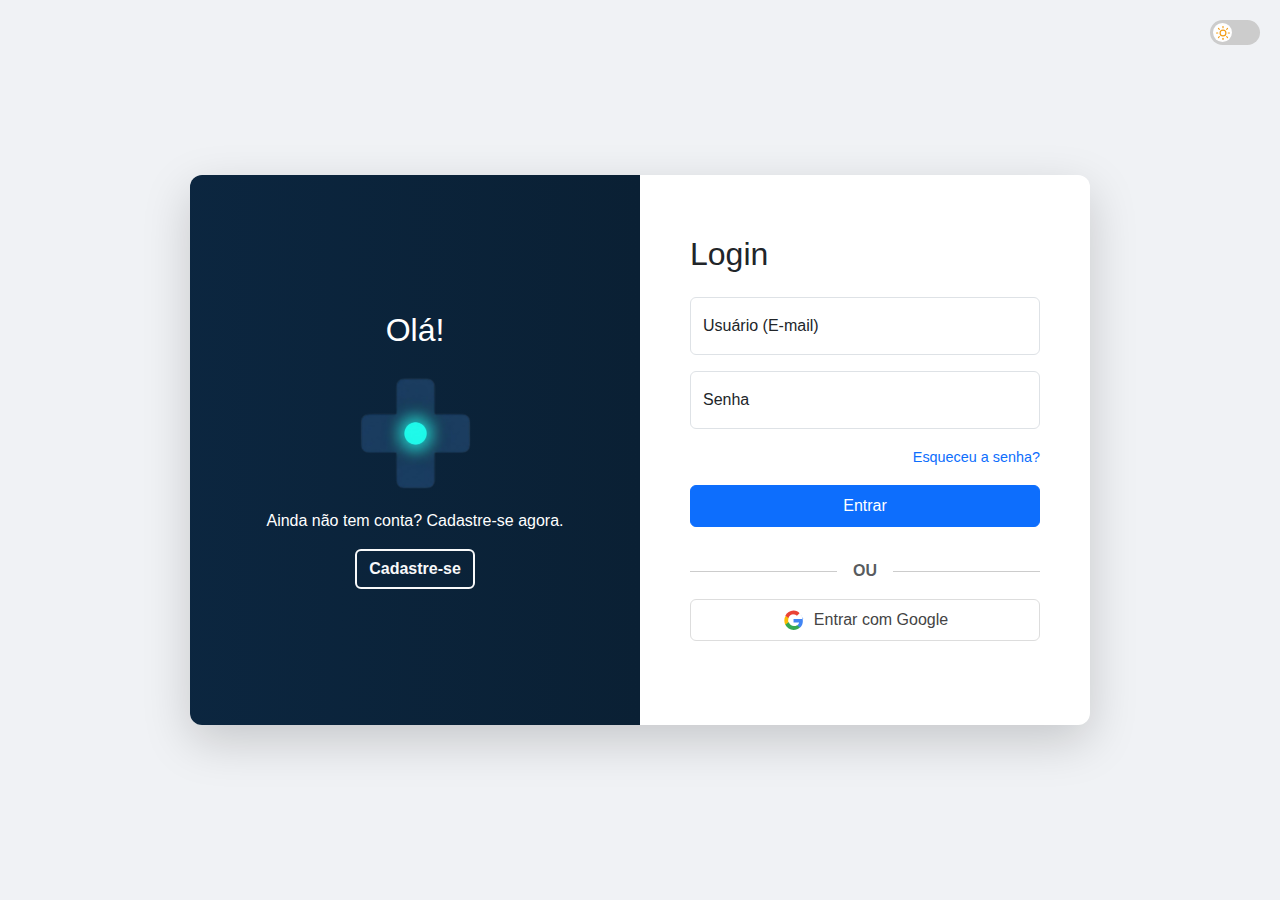
<file: pharma-login/index.html>
<!DOCTYPE html>
<html lang="pt-br">
<head>
    <meta charset="UTF-8">
    <meta name="viewport" content="width=device-width, initial-scale=1.0">
    <title>PharmaKore - Login</title>
    
    <link href="https://cdn.jsdelivr.net/npm/bootstrap@5.3.3/dist/css/bootstrap.min.css" rel="stylesheet">
    
    <link rel="stylesheet" href="style.css">

    <link rel="stylesheet" href="dark-mode.css">

</head>
<body>

    <div class="theme-switcher">
        <input type="checkbox" id="darkModeToggle">
        <label for="darkModeToggle" class="slider"></label>
    </div>

    <div class="login-container shadow-lg" id="container">

        <div class="form-panel register-panel">
            <form action="#">
                <h2 class="mb-4">Criar Conta</h2>
                <div class="form-floating mb-3">
                    <input type="text" class="form-control" id="regName" placeholder="Nome Completo">
                    <label for="regName">Nome Completo</label>
                </div>
                <div class="form-floating mb-3">
                    <input type="email" class="form-control" id="regEmail" placeholder="seu@email.com">
                    <label for="regEmail">E-mail</label>
                </div>
                <div class="form-floating mb-3">
                    <input type="password" class="form-control" id="regPassword" placeholder="Senha">
                    <label for="regPassword">Senha</label>
                </div>
                <button type="submit" class="btn btn-primary w-100 py-2 mt-2">Cadastrar</button>
            </form>
        </div>

        <div class="form-panel login-panel">
            <form action="#">
                <h2 class="mb-4">Login</h2>
                <div class="form-floating mb-3">
                    <input type="email" class="form-control" id="floatingInput" placeholder="seu@email.com">
                    <label for="floatingInput">Usuário (E-mail)</label>
                </div>
                <div class="form-floating mb-3">
                    <input type="password" class="form-control" id="floatingPassword" placeholder="Senha">
                    <label for="floatingPassword">Senha</label>
                </div>
                <div class="text-end mb-3">
                    <a href="#" class="forgot-password-link">Esqueceu a senha?</a>
                </div>
                <button type="submit" class="btn btn-primary w-100 py-2 mb-3">Entrar</button>
                
                <div class="divider d-flex align-items-center my-3">
                    <p class="text-center fw-bold mx-3 mb-0 text-muted">OU</p>
                </div>
                
                <a class="btn btn-google w-100 py-2" href="#" role="button">
                    <svg xmlns="http://www.w3.org/2000/svg" width="24" height="24" viewBox="0 0 24 24" class="me-2"><path fill="#4285F4" d="M21.35 11.1h-9.8v3.4h5.6c-.2 1.1-.9 2.1-1.9 2.8v2.3h2.9c1.7-1.6 2.7-3.9 2.7-6.5s-1-4.9-2.5-6.5z"/><path fill="#34A853" d="M11.55 21.9c2.6 0 4.8-.9 6.4-2.4l-2.9-2.3c-.8.6-1.9.9-3.1.9-2.4 0-4.4-1.6-5.1-3.8H3.3v2.4c1.6 3.1 4.7 5.2 8.25 5.2z"/><path fill="#FBBC05" d="M6.45 14.3c-.2-.6-.3-1.2-.3-1.8s.1-1.2.3-1.8V8.3H3.3c-.6 1.2-1 2.6-1 4.2s.4 3 1 4.2l3.15-2.4z"/><path fill="#EA4335" d="M11.55 6.4c1.4 0 2.5.5 3.4 1.4l2.6-2.6C16.3 3.6 14.1 2.5 11.55 2.5c-3.55 0-6.65 2.1-8.25 5.2l3.15 2.4c.7-2.2 2.7-3.8 5.1-3.8z"/></svg>
                    Entrar com Google
                </a>
            </form>
        </div>

        <div class="overlay-container">
            <div class="overlay">
                <div class="overlay-panel overlay-left">
                    <h2 class="text-white">Bem-vindo de Volta!</h2>
                    <img src="images/logop.png" alt="Logo PharmaKore" class="logo my-3">
                    <p>Já possui uma conta? Faça o login.</p>
                    <button class="btn btn-outline-light btn-register" id="signIn">Entrar</button>
                </div>
                <div class="overlay-panel overlay-right">
                    <h2 class="text-white">Olá!</h2>
                    <img src="images/logop.png" alt="Logo PharmaKore" class="logo my-3">
                    <p>Ainda não tem conta? Cadastre-se agora.</p>
                    <button class="btn btn-outline-light btn-register" id="signUp">Cadastre-se</button>
                </div>
            </div>
        </div>
        
    </div> <script src="https://cdn.jsdelivr.net/npm/bootstrap@5.3.3/dist/js/bootstrap.bundle.min.js"></script>
    <script src="script.js"></script>
</body>
</html>
</file>
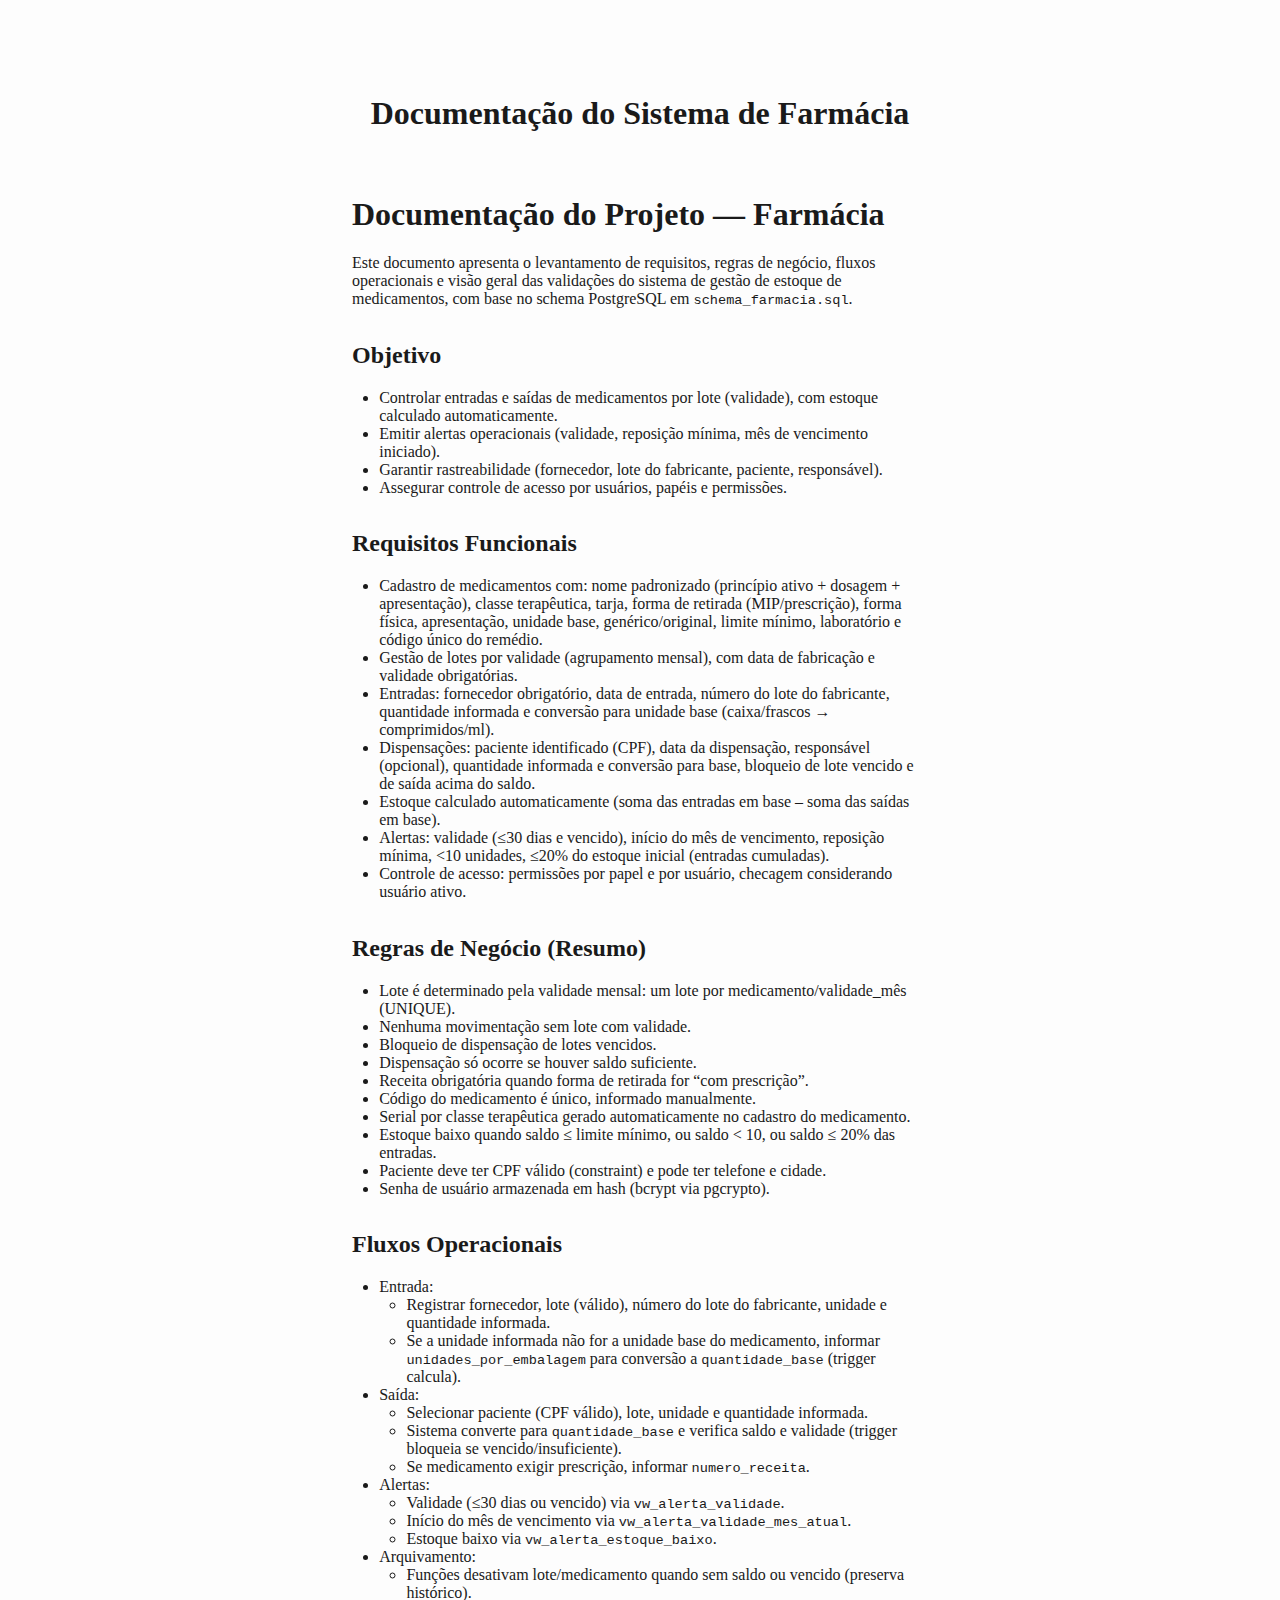
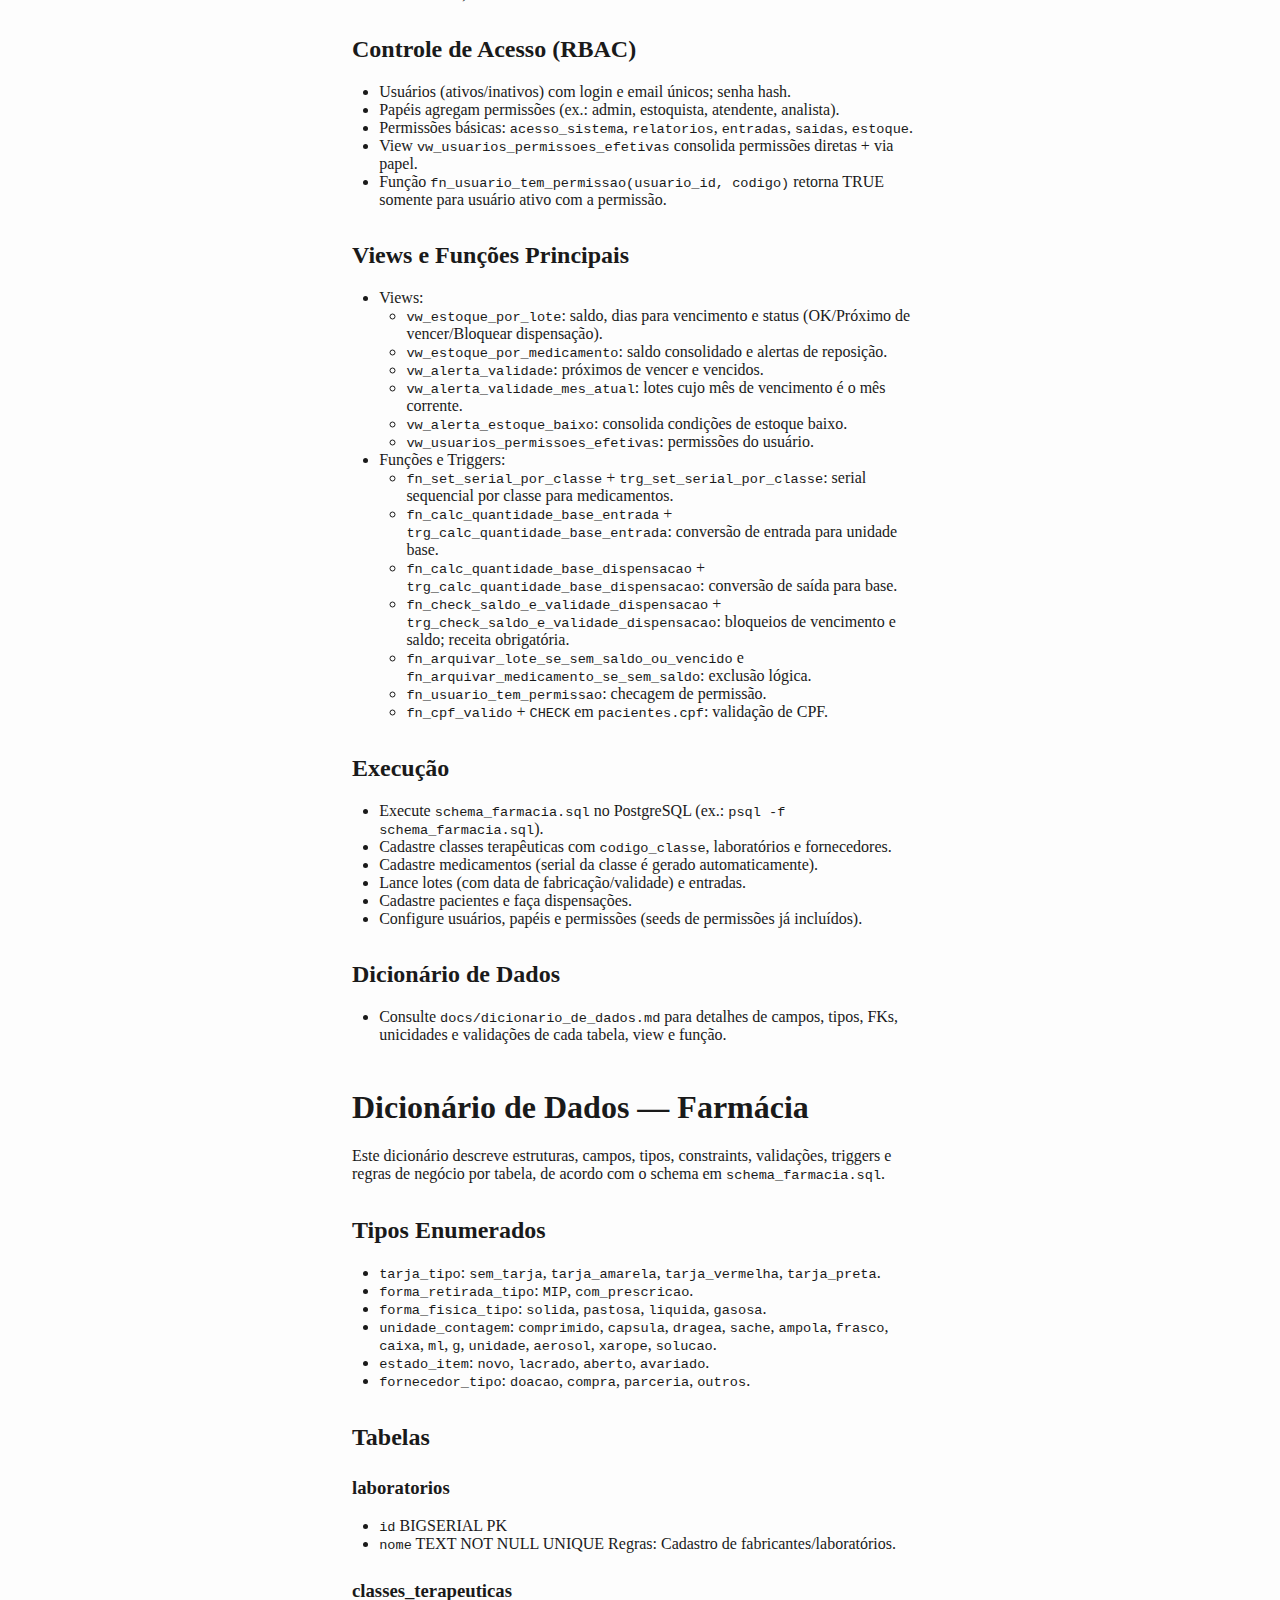
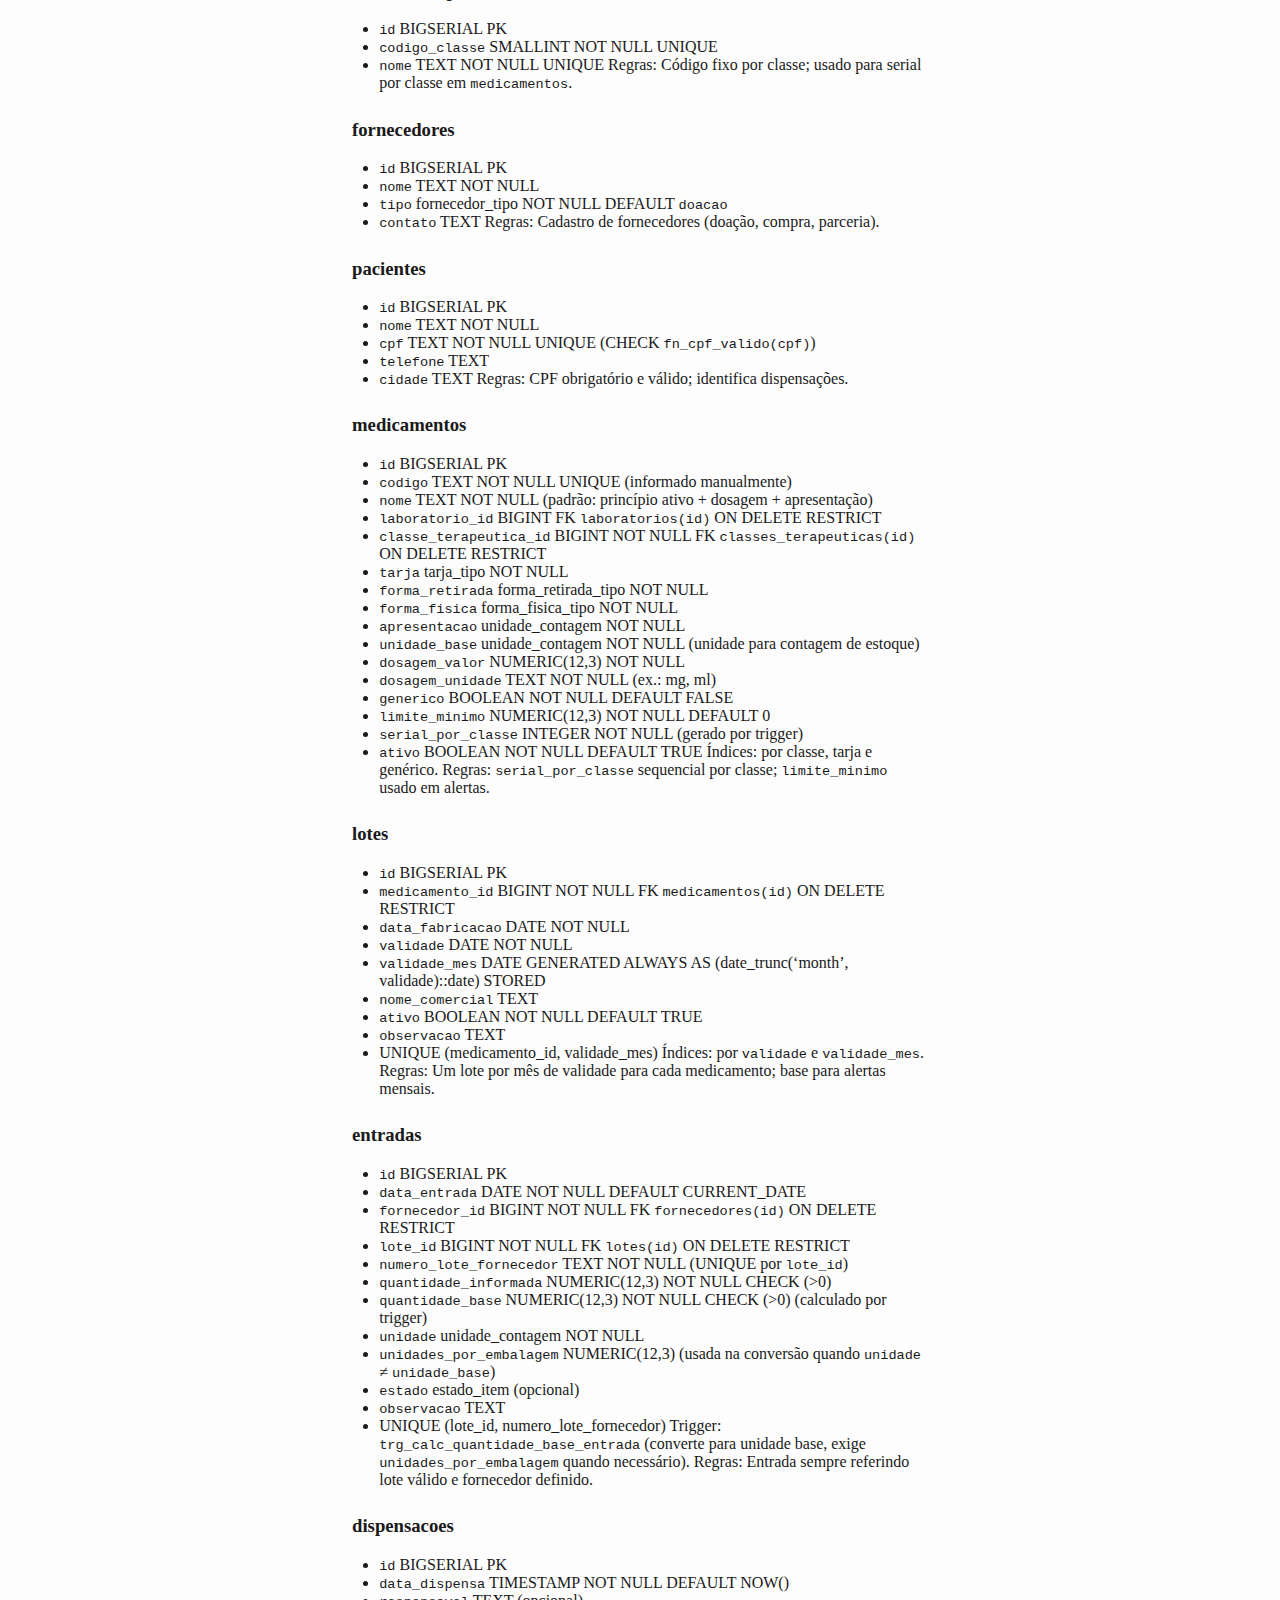
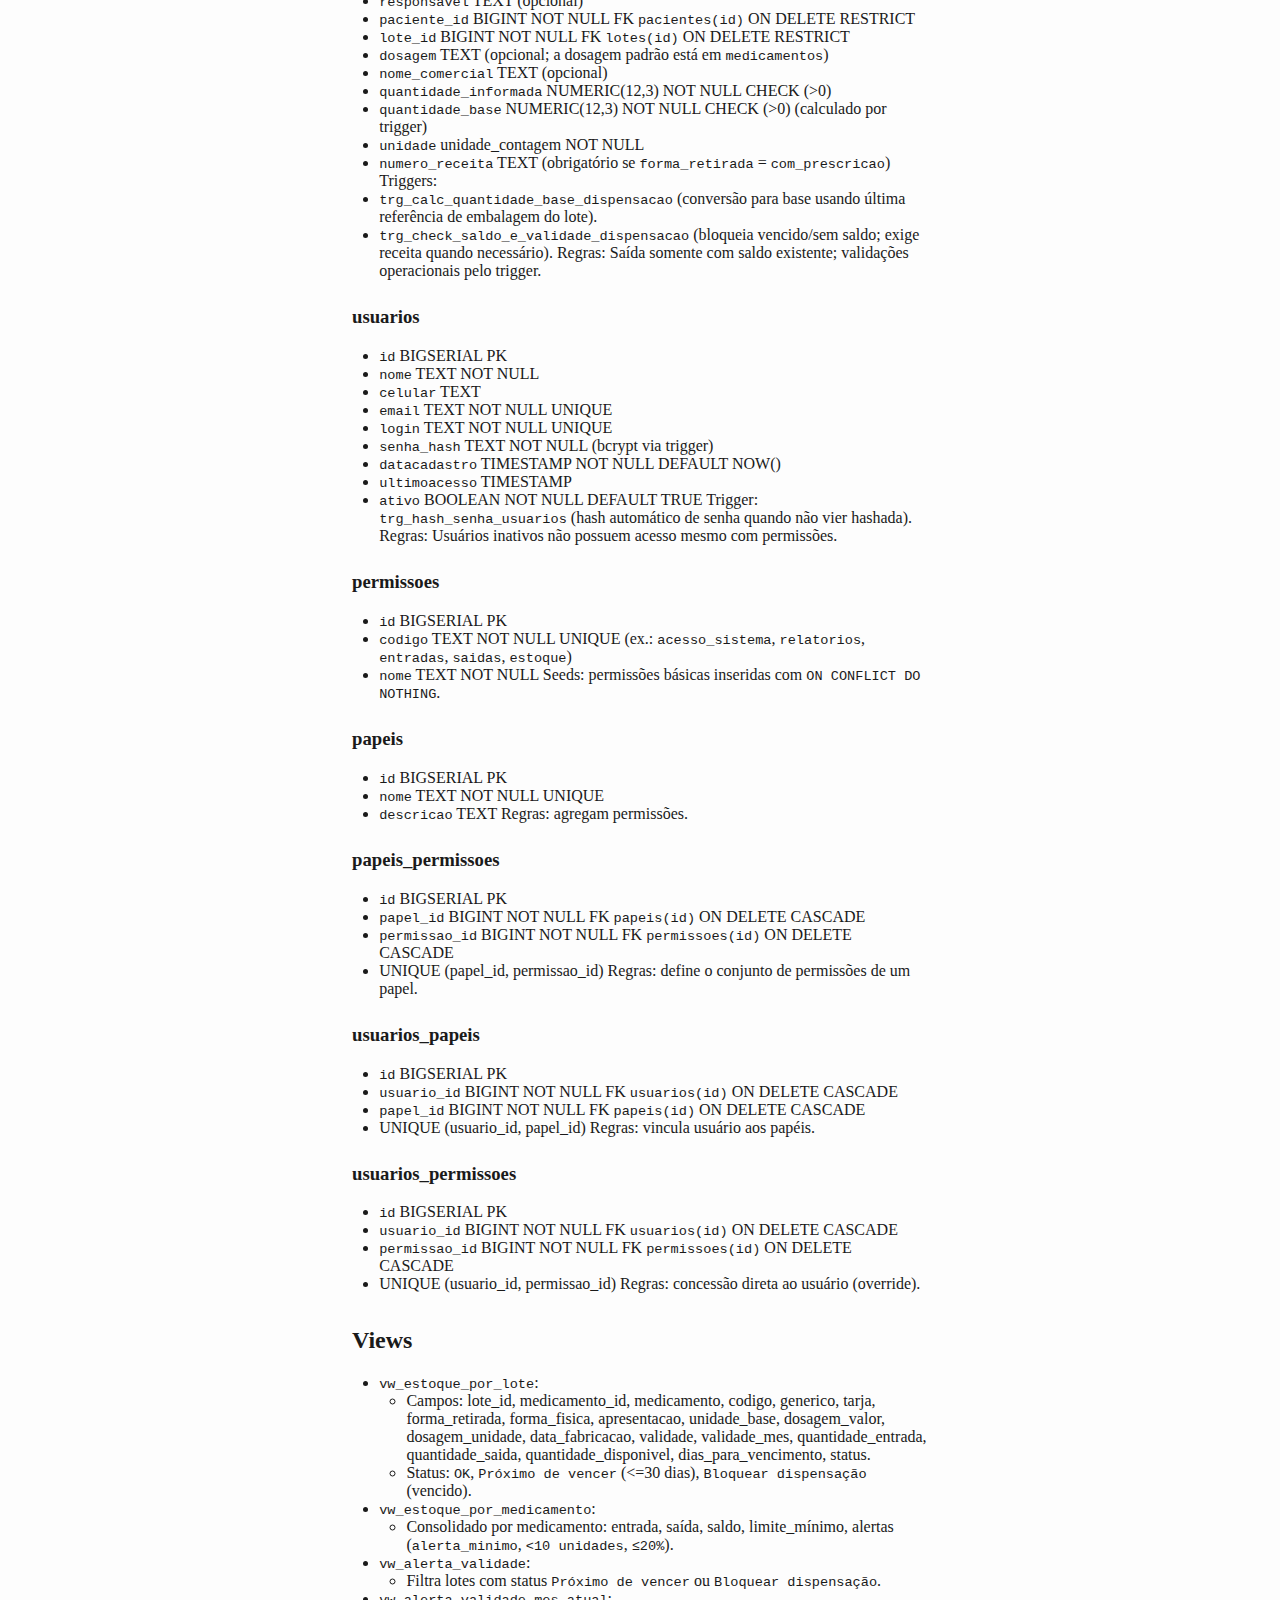
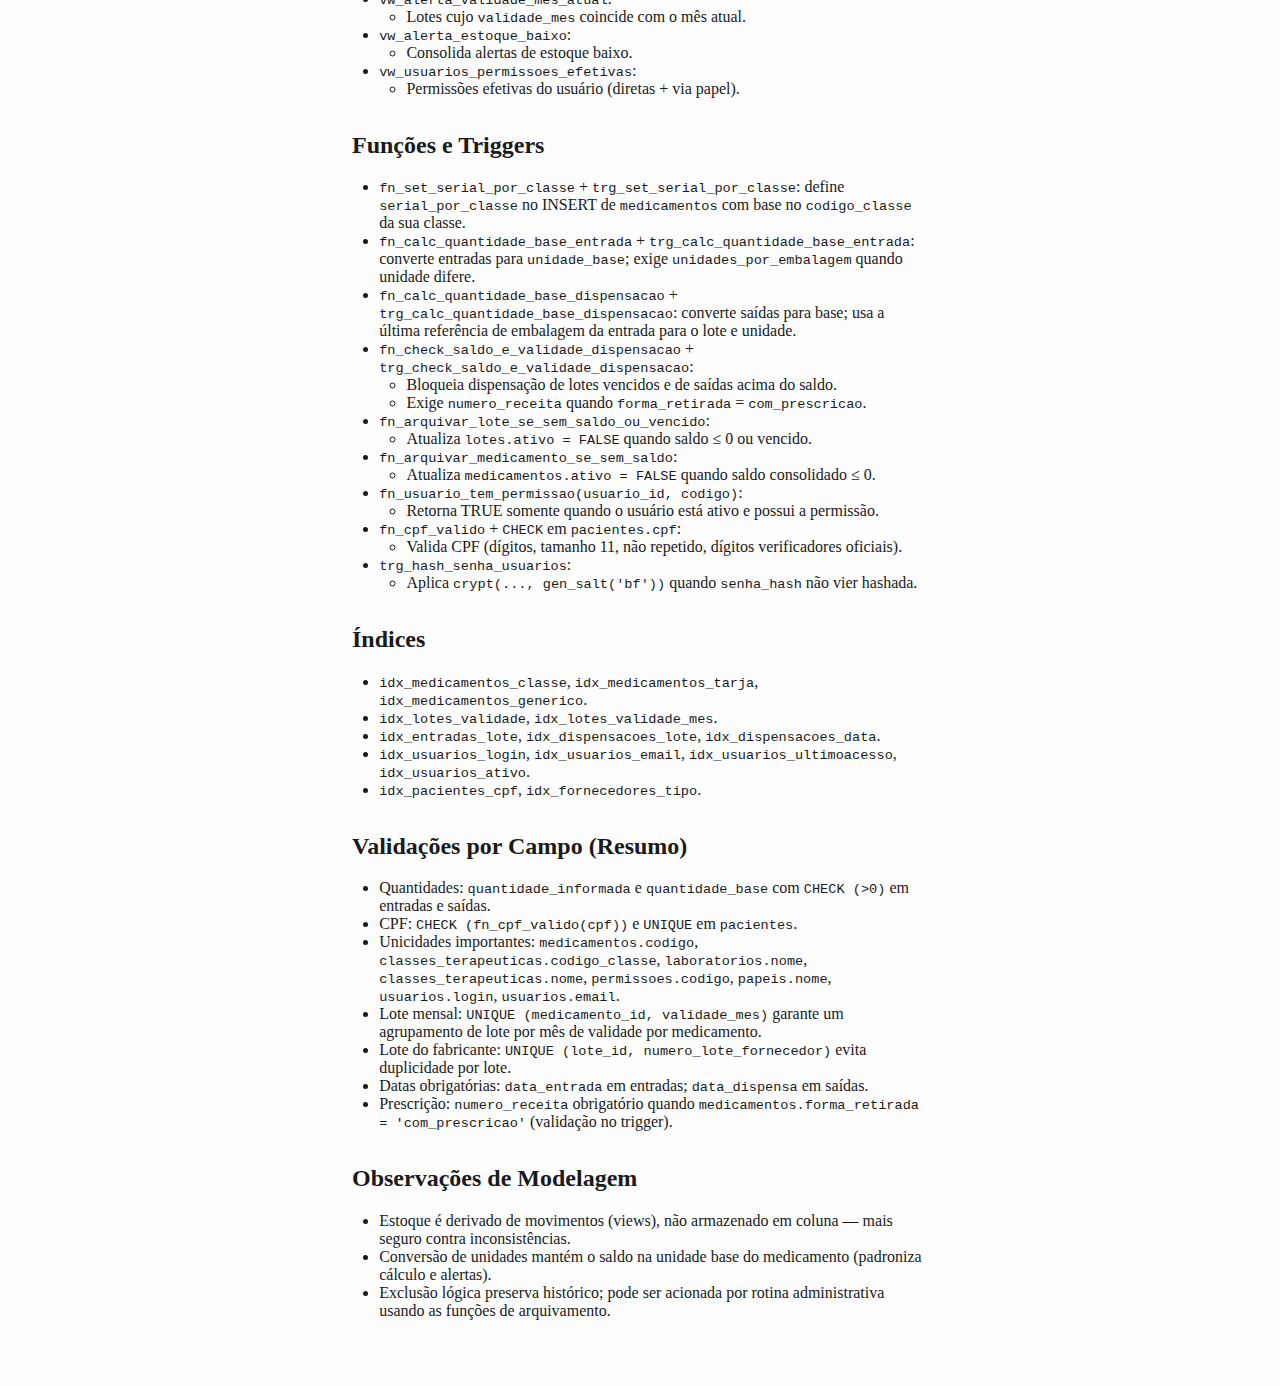
<file: docs/documentacao.html>
<!DOCTYPE html>
<html xmlns="http://www.w3.org/1999/xhtml" lang="" xml:lang="">
<head>
  <meta charset="utf-8" />
  <meta name="generator" content="pandoc" />
  <meta name="viewport" content="width=device-width, initial-scale=1.0, user-scalable=yes" />
  <title>Documentação do Sistema de Farmácia</title>
  <style>
    html {
      color: #1a1a1a;
      background-color: #fdfdfd;
    }
    body {
      margin: 0 auto;
      max-width: 36em;
      padding-left: 50px;
      padding-right: 50px;
      padding-top: 50px;
      padding-bottom: 50px;
      hyphens: auto;
      overflow-wrap: break-word;
      text-rendering: optimizeLegibility;
      font-kerning: normal;
    }
    @media (max-width: 600px) {
      body {
        font-size: 0.9em;
        padding: 12px;
      }
      h1 {
        font-size: 1.8em;
      }
    }
    @media print {
      html {
        background-color: white;
      }
      body {
        background-color: transparent;
        color: black;
        font-size: 12pt;
      }
      p, h2, h3 {
        orphans: 3;
        widows: 3;
      }
      h2, h3, h4 {
        page-break-after: avoid;
      }
    }
    p {
      margin: 1em 0;
    }
    a {
      color: #1a1a1a;
    }
    a:visited {
      color: #1a1a1a;
    }
    img {
      max-width: 100%;
    }
    svg {
      height: auto;
      max-width: 100%;
    }
    h1, h2, h3, h4, h5, h6 {
      margin-top: 1.4em;
    }
    h5, h6 {
      font-size: 1em;
      font-style: italic;
    }
    h6 {
      font-weight: normal;
    }
    ol, ul {
      padding-left: 1.7em;
      margin-top: 1em;
    }
    li > ol, li > ul {
      margin-top: 0;
    }
    blockquote {
      margin: 1em 0 1em 1.7em;
      padding-left: 1em;
      border-left: 2px solid #e6e6e6;
      color: #606060;
    }
    code {
      font-family: Menlo, Monaco, Consolas, 'Lucida Console', monospace;
      font-size: 85%;
      margin: 0;
      hyphens: manual;
    }
    pre {
      margin: 1em 0;
      overflow: auto;
    }
    pre code {
      padding: 0;
      overflow: visible;
      overflow-wrap: normal;
    }
    .sourceCode {
     background-color: transparent;
     overflow: visible;
    }
    hr {
      background-color: #1a1a1a;
      border: none;
      height: 1px;
      margin: 1em 0;
    }
    table {
      margin: 1em 0;
      border-collapse: collapse;
      width: 100%;
      overflow-x: auto;
      display: block;
      font-variant-numeric: lining-nums tabular-nums;
    }
    table caption {
      margin-bottom: 0.75em;
    }
    tbody {
      margin-top: 0.5em;
      border-top: 1px solid #1a1a1a;
      border-bottom: 1px solid #1a1a1a;
    }
    th {
      border-top: 1px solid #1a1a1a;
      padding: 0.25em 0.5em 0.25em 0.5em;
    }
    td {
      padding: 0.125em 0.5em 0.25em 0.5em;
    }
    header {
      margin-bottom: 4em;
      text-align: center;
    }
    #TOC li {
      list-style: none;
    }
    #TOC ul {
      padding-left: 1.3em;
    }
    #TOC > ul {
      padding-left: 0;
    }
    #TOC a:not(:hover) {
      text-decoration: none;
    }
    code{white-space: pre-wrap;}
    span.smallcaps{font-variant: small-caps;}
    div.columns{display: flex; gap: min(4vw, 1.5em);}
    div.column{flex: auto; overflow-x: auto;}
    div.hanging-indent{margin-left: 1.5em; text-indent: -1.5em;}
    /* The extra [class] is a hack that increases specificity enough to
       override a similar rule in reveal.js */
    ul.task-list[class]{list-style: none;}
    ul.task-list li input[type="checkbox"] {
      font-size: inherit;
      width: 0.8em;
      margin: 0 0.8em 0.2em -1.6em;
      vertical-align: middle;
    }
    .display.math{display: block; text-align: center; margin: 0.5rem auto;}
  </style>
  <!--[if lt IE 9]>
    <script src="//cdnjs.cloudflare.com/ajax/libs/html5shiv/3.7.3/html5shiv-printshiv.min.js"></script>
  <![endif]-->
</head>
<body>
<header id="title-block-header">
<h1 class="title">Documentação do Sistema de Farmácia</h1>
</header>
<h1 id="documentação-do-projeto-farmácia">Documentação do Projeto —
Farmácia</h1>
<p>Este documento apresenta o levantamento de requisitos, regras de
negócio, fluxos operacionais e visão geral das validações do sistema de
gestão de estoque de medicamentos, com base no schema PostgreSQL em
<code>schema_farmacia.sql</code>.</p>
<h2 id="objetivo">Objetivo</h2>
<ul>
<li>Controlar entradas e saídas de medicamentos por lote (validade), com
estoque calculado automaticamente.</li>
<li>Emitir alertas operacionais (validade, reposição mínima, mês de
vencimento iniciado).</li>
<li>Garantir rastreabilidade (fornecedor, lote do fabricante, paciente,
responsável).</li>
<li>Assegurar controle de acesso por usuários, papéis e permissões.</li>
</ul>
<h2 id="requisitos-funcionais">Requisitos Funcionais</h2>
<ul>
<li>Cadastro de medicamentos com: nome padronizado (princípio ativo +
dosagem + apresentação), classe terapêutica, tarja, forma de retirada
(MIP/prescrição), forma física, apresentação, unidade base,
genérico/original, limite mínimo, laboratório e código único do
remédio.</li>
<li>Gestão de lotes por validade (agrupamento mensal), com data de
fabricação e validade obrigatórias.</li>
<li>Entradas: fornecedor obrigatório, data de entrada, número do lote do
fabricante, quantidade informada e conversão para unidade base
(caixa/frascos → comprimidos/ml).</li>
<li>Dispensações: paciente identificado (CPF), data da dispensação,
responsável (opcional), quantidade informada e conversão para base,
bloqueio de lote vencido e de saída acima do saldo.</li>
<li>Estoque calculado automaticamente (soma das entradas em base – soma
das saídas em base).</li>
<li>Alertas: validade (≤30 dias e vencido), início do mês de vencimento,
reposição mínima, &lt;10 unidades, ≤20% do estoque inicial (entradas
cumuladas).</li>
<li>Controle de acesso: permissões por papel e por usuário, checagem
considerando usuário ativo.</li>
</ul>
<h2 id="regras-de-negócio-resumo">Regras de Negócio (Resumo)</h2>
<ul>
<li>Lote é determinado pela validade mensal: um lote por
medicamento/validade_mês (UNIQUE).</li>
<li>Nenhuma movimentação sem lote com validade.</li>
<li>Bloqueio de dispensação de lotes vencidos.</li>
<li>Dispensação só ocorre se houver saldo suficiente.</li>
<li>Receita obrigatória quando forma de retirada for “com
prescrição”.</li>
<li>Código do medicamento é único, informado manualmente.</li>
<li>Serial por classe terapêutica gerado automaticamente no cadastro do
medicamento.</li>
<li>Estoque baixo quando saldo ≤ limite mínimo, ou saldo &lt; 10, ou
saldo ≤ 20% das entradas.</li>
<li>Paciente deve ter CPF válido (constraint) e pode ter telefone e
cidade.</li>
<li>Senha de usuário armazenada em hash (bcrypt via pgcrypto).</li>
</ul>
<h2 id="fluxos-operacionais">Fluxos Operacionais</h2>
<ul>
<li>Entrada:
<ul>
<li>Registrar fornecedor, lote (válido), número do lote do fabricante,
unidade e quantidade informada.</li>
<li>Se a unidade informada não for a unidade base do medicamento,
informar <code>unidades_por_embalagem</code> para conversão a
<code>quantidade_base</code> (trigger calcula).</li>
</ul></li>
<li>Saída:
<ul>
<li>Selecionar paciente (CPF válido), lote, unidade e quantidade
informada.</li>
<li>Sistema converte para <code>quantidade_base</code> e verifica saldo
e validade (trigger bloqueia se vencido/insuficiente).</li>
<li>Se medicamento exigir prescrição, informar
<code>numero_receita</code>.</li>
</ul></li>
<li>Alertas:
<ul>
<li>Validade (≤30 dias ou vencido) via
<code>vw_alerta_validade</code>.</li>
<li>Início do mês de vencimento via
<code>vw_alerta_validade_mes_atual</code>.</li>
<li>Estoque baixo via <code>vw_alerta_estoque_baixo</code>.</li>
</ul></li>
<li>Arquivamento:
<ul>
<li>Funções desativam lote/medicamento quando sem saldo ou vencido
(preserva histórico).</li>
</ul></li>
</ul>
<h2 id="controle-de-acesso-rbac">Controle de Acesso (RBAC)</h2>
<ul>
<li>Usuários (ativos/inativos) com login e email únicos; senha
hash.</li>
<li>Papéis agregam permissões (ex.: admin, estoquista, atendente,
analista).</li>
<li>Permissões básicas: <code>acesso_sistema</code>,
<code>relatorios</code>, <code>entradas</code>, <code>saidas</code>,
<code>estoque</code>.</li>
<li>View <code>vw_usuarios_permissoes_efetivas</code> consolida
permissões diretas + via papel.</li>
<li>Função <code>fn_usuario_tem_permissao(usuario_id, codigo)</code>
retorna TRUE somente para usuário ativo com a permissão.</li>
</ul>
<h2 id="views-e-funções-principais">Views e Funções Principais</h2>
<ul>
<li>Views:
<ul>
<li><code>vw_estoque_por_lote</code>: saldo, dias para vencimento e
status (OK/Próximo de vencer/Bloquear dispensação).</li>
<li><code>vw_estoque_por_medicamento</code>: saldo consolidado e alertas
de reposição.</li>
<li><code>vw_alerta_validade</code>: próximos de vencer e vencidos.</li>
<li><code>vw_alerta_validade_mes_atual</code>: lotes cujo mês de
vencimento é o mês corrente.</li>
<li><code>vw_alerta_estoque_baixo</code>: consolida condições de estoque
baixo.</li>
<li><code>vw_usuarios_permissoes_efetivas</code>: permissões do
usuário.</li>
</ul></li>
<li>Funções e Triggers:
<ul>
<li><code>fn_set_serial_por_classe</code> +
<code>trg_set_serial_por_classe</code>: serial sequencial por classe
para medicamentos.</li>
<li><code>fn_calc_quantidade_base_entrada</code> +
<code>trg_calc_quantidade_base_entrada</code>: conversão de entrada para
unidade base.</li>
<li><code>fn_calc_quantidade_base_dispensacao</code> +
<code>trg_calc_quantidade_base_dispensacao</code>: conversão de saída
para base.</li>
<li><code>fn_check_saldo_e_validade_dispensacao</code> +
<code>trg_check_saldo_e_validade_dispensacao</code>: bloqueios de
vencimento e saldo; receita obrigatória.</li>
<li><code>fn_arquivar_lote_se_sem_saldo_ou_vencido</code> e
<code>fn_arquivar_medicamento_se_sem_saldo</code>: exclusão lógica.</li>
<li><code>fn_usuario_tem_permissao</code>: checagem de permissão.</li>
<li><code>fn_cpf_valido</code> + <code>CHECK</code> em
<code>pacientes.cpf</code>: validação de CPF.</li>
</ul></li>
</ul>
<h2 id="execução">Execução</h2>
<ul>
<li>Execute <code>schema_farmacia.sql</code> no PostgreSQL (ex.:
<code>psql -f schema_farmacia.sql</code>).</li>
<li>Cadastre classes terapêuticas com <code>codigo_classe</code>,
laboratórios e fornecedores.</li>
<li>Cadastre medicamentos (serial da classe é gerado
automaticamente).</li>
<li>Lance lotes (com data de fabricação/validade) e entradas.</li>
<li>Cadastre pacientes e faça dispensações.</li>
<li>Configure usuários, papéis e permissões (seeds de permissões já
incluídos).</li>
</ul>
<h2 id="dicionário-de-dados">Dicionário de Dados</h2>
<ul>
<li>Consulte <code>docs/dicionario_de_dados.md</code> para detalhes de
campos, tipos, FKs, unicidades e validações de cada tabela, view e
função.</li>
</ul>
<h1 id="dicionário-de-dados-farmácia">Dicionário de Dados —
Farmácia</h1>
<p>Este dicionário descreve estruturas, campos, tipos, constraints,
validações, triggers e regras de negócio por tabela, de acordo com o
schema em <code>schema_farmacia.sql</code>.</p>
<h2 id="tipos-enumerados">Tipos Enumerados</h2>
<ul>
<li><code>tarja_tipo</code>: <code>sem_tarja</code>,
<code>tarja_amarela</code>, <code>tarja_vermelha</code>,
<code>tarja_preta</code>.</li>
<li><code>forma_retirada_tipo</code>: <code>MIP</code>,
<code>com_prescricao</code>.</li>
<li><code>forma_fisica_tipo</code>: <code>solida</code>,
<code>pastosa</code>, <code>liquida</code>, <code>gasosa</code>.</li>
<li><code>unidade_contagem</code>: <code>comprimido</code>,
<code>capsula</code>, <code>dragea</code>, <code>sache</code>,
<code>ampola</code>, <code>frasco</code>, <code>caixa</code>,
<code>ml</code>, <code>g</code>, <code>unidade</code>,
<code>aerosol</code>, <code>xarope</code>, <code>solucao</code>.</li>
<li><code>estado_item</code>: <code>novo</code>, <code>lacrado</code>,
<code>aberto</code>, <code>avariado</code>.</li>
<li><code>fornecedor_tipo</code>: <code>doacao</code>,
<code>compra</code>, <code>parceria</code>, <code>outros</code>.</li>
</ul>
<h2 id="tabelas">Tabelas</h2>
<h3 id="laboratorios">laboratorios</h3>
<ul>
<li><code>id</code> BIGSERIAL PK</li>
<li><code>nome</code> TEXT NOT NULL UNIQUE Regras: Cadastro de
fabricantes/laboratórios.</li>
</ul>
<h3 id="classes_terapeuticas">classes_terapeuticas</h3>
<ul>
<li><code>id</code> BIGSERIAL PK</li>
<li><code>codigo_classe</code> SMALLINT NOT NULL UNIQUE</li>
<li><code>nome</code> TEXT NOT NULL UNIQUE Regras: Código fixo por
classe; usado para serial por classe em <code>medicamentos</code>.</li>
</ul>
<h3 id="fornecedores">fornecedores</h3>
<ul>
<li><code>id</code> BIGSERIAL PK</li>
<li><code>nome</code> TEXT NOT NULL</li>
<li><code>tipo</code> fornecedor_tipo NOT NULL DEFAULT
<code>doacao</code></li>
<li><code>contato</code> TEXT Regras: Cadastro de fornecedores (doação,
compra, parceria).</li>
</ul>
<h3 id="pacientes">pacientes</h3>
<ul>
<li><code>id</code> BIGSERIAL PK</li>
<li><code>nome</code> TEXT NOT NULL</li>
<li><code>cpf</code> TEXT NOT NULL UNIQUE (CHECK
<code>fn_cpf_valido(cpf)</code>)</li>
<li><code>telefone</code> TEXT</li>
<li><code>cidade</code> TEXT Regras: CPF obrigatório e válido;
identifica dispensações.</li>
</ul>
<h3 id="medicamentos">medicamentos</h3>
<ul>
<li><code>id</code> BIGSERIAL PK</li>
<li><code>codigo</code> TEXT NOT NULL UNIQUE (informado
manualmente)</li>
<li><code>nome</code> TEXT NOT NULL (padrão: princípio ativo + dosagem +
apresentação)</li>
<li><code>laboratorio_id</code> BIGINT FK <code>laboratorios(id)</code>
ON DELETE RESTRICT</li>
<li><code>classe_terapeutica_id</code> BIGINT NOT NULL FK
<code>classes_terapeuticas(id)</code> ON DELETE RESTRICT</li>
<li><code>tarja</code> tarja_tipo NOT NULL</li>
<li><code>forma_retirada</code> forma_retirada_tipo NOT NULL</li>
<li><code>forma_fisica</code> forma_fisica_tipo NOT NULL</li>
<li><code>apresentacao</code> unidade_contagem NOT NULL</li>
<li><code>unidade_base</code> unidade_contagem NOT NULL (unidade para
contagem de estoque)</li>
<li><code>dosagem_valor</code> NUMERIC(12,3) NOT NULL</li>
<li><code>dosagem_unidade</code> TEXT NOT NULL (ex.: mg, ml)</li>
<li><code>generico</code> BOOLEAN NOT NULL DEFAULT FALSE</li>
<li><code>limite_minimo</code> NUMERIC(12,3) NOT NULL DEFAULT 0</li>
<li><code>serial_por_classe</code> INTEGER NOT NULL (gerado por
trigger)</li>
<li><code>ativo</code> BOOLEAN NOT NULL DEFAULT TRUE Índices: por
classe, tarja e genérico. Regras: <code>serial_por_classe</code>
sequencial por classe; <code>limite_minimo</code> usado em alertas.</li>
</ul>
<h3 id="lotes">lotes</h3>
<ul>
<li><code>id</code> BIGSERIAL PK</li>
<li><code>medicamento_id</code> BIGINT NOT NULL FK
<code>medicamentos(id)</code> ON DELETE RESTRICT</li>
<li><code>data_fabricacao</code> DATE NOT NULL</li>
<li><code>validade</code> DATE NOT NULL</li>
<li><code>validade_mes</code> DATE GENERATED ALWAYS AS
(date_trunc(‘month’, validade)::date) STORED</li>
<li><code>nome_comercial</code> TEXT</li>
<li><code>ativo</code> BOOLEAN NOT NULL DEFAULT TRUE</li>
<li><code>observacao</code> TEXT</li>
<li>UNIQUE (medicamento_id, validade_mes) Índices: por
<code>validade</code> e <code>validade_mes</code>. Regras: Um lote por
mês de validade para cada medicamento; base para alertas mensais.</li>
</ul>
<h3 id="entradas">entradas</h3>
<ul>
<li><code>id</code> BIGSERIAL PK</li>
<li><code>data_entrada</code> DATE NOT NULL DEFAULT CURRENT_DATE</li>
<li><code>fornecedor_id</code> BIGINT NOT NULL FK
<code>fornecedores(id)</code> ON DELETE RESTRICT</li>
<li><code>lote_id</code> BIGINT NOT NULL FK <code>lotes(id)</code> ON
DELETE RESTRICT</li>
<li><code>numero_lote_fornecedor</code> TEXT NOT NULL (UNIQUE por
<code>lote_id</code>)</li>
<li><code>quantidade_informada</code> NUMERIC(12,3) NOT NULL CHECK
(&gt;0)</li>
<li><code>quantidade_base</code> NUMERIC(12,3) NOT NULL CHECK (&gt;0)
(calculado por trigger)</li>
<li><code>unidade</code> unidade_contagem NOT NULL</li>
<li><code>unidades_por_embalagem</code> NUMERIC(12,3) (usada na
conversão quando <code>unidade</code> ≠ <code>unidade_base</code>)</li>
<li><code>estado</code> estado_item (opcional)</li>
<li><code>observacao</code> TEXT</li>
<li>UNIQUE (lote_id, numero_lote_fornecedor) Trigger:
<code>trg_calc_quantidade_base_entrada</code> (converte para unidade
base, exige <code>unidades_por_embalagem</code> quando necessário).
Regras: Entrada sempre referindo lote válido e fornecedor definido.</li>
</ul>
<h3 id="dispensacoes">dispensacoes</h3>
<ul>
<li><code>id</code> BIGSERIAL PK</li>
<li><code>data_dispensa</code> TIMESTAMP NOT NULL DEFAULT NOW()</li>
<li><code>responsavel</code> TEXT (opcional)</li>
<li><code>paciente_id</code> BIGINT NOT NULL FK
<code>pacientes(id)</code> ON DELETE RESTRICT</li>
<li><code>lote_id</code> BIGINT NOT NULL FK <code>lotes(id)</code> ON
DELETE RESTRICT</li>
<li><code>dosagem</code> TEXT (opcional; a dosagem padrão está em
<code>medicamentos</code>)</li>
<li><code>nome_comercial</code> TEXT (opcional)</li>
<li><code>quantidade_informada</code> NUMERIC(12,3) NOT NULL CHECK
(&gt;0)</li>
<li><code>quantidade_base</code> NUMERIC(12,3) NOT NULL CHECK (&gt;0)
(calculado por trigger)</li>
<li><code>unidade</code> unidade_contagem NOT NULL</li>
<li><code>numero_receita</code> TEXT (obrigatório se
<code>forma_retirada</code> = <code>com_prescricao</code>)
Triggers:</li>
<li><code>trg_calc_quantidade_base_dispensacao</code> (conversão para
base usando última referência de embalagem do lote).</li>
<li><code>trg_check_saldo_e_validade_dispensacao</code> (bloqueia
vencido/sem saldo; exige receita quando necessário). Regras: Saída
somente com saldo existente; validações operacionais pelo trigger.</li>
</ul>
<h3 id="usuarios">usuarios</h3>
<ul>
<li><code>id</code> BIGSERIAL PK</li>
<li><code>nome</code> TEXT NOT NULL</li>
<li><code>celular</code> TEXT</li>
<li><code>email</code> TEXT NOT NULL UNIQUE</li>
<li><code>login</code> TEXT NOT NULL UNIQUE</li>
<li><code>senha_hash</code> TEXT NOT NULL (bcrypt via trigger)</li>
<li><code>datacadastro</code> TIMESTAMP NOT NULL DEFAULT NOW()</li>
<li><code>ultimoacesso</code> TIMESTAMP</li>
<li><code>ativo</code> BOOLEAN NOT NULL DEFAULT TRUE Trigger:
<code>trg_hash_senha_usuarios</code> (hash automático de senha quando
não vier hashada). Regras: Usuários inativos não possuem acesso mesmo
com permissões.</li>
</ul>
<h3 id="permissoes">permissoes</h3>
<ul>
<li><code>id</code> BIGSERIAL PK</li>
<li><code>codigo</code> TEXT NOT NULL UNIQUE (ex.:
<code>acesso_sistema</code>, <code>relatorios</code>,
<code>entradas</code>, <code>saidas</code>, <code>estoque</code>)</li>
<li><code>nome</code> TEXT NOT NULL Seeds: permissões básicas inseridas
com <code>ON CONFLICT DO NOTHING</code>.</li>
</ul>
<h3 id="papeis">papeis</h3>
<ul>
<li><code>id</code> BIGSERIAL PK</li>
<li><code>nome</code> TEXT NOT NULL UNIQUE</li>
<li><code>descricao</code> TEXT Regras: agregam permissões.</li>
</ul>
<h3 id="papeis_permissoes">papeis_permissoes</h3>
<ul>
<li><code>id</code> BIGSERIAL PK</li>
<li><code>papel_id</code> BIGINT NOT NULL FK <code>papeis(id)</code> ON
DELETE CASCADE</li>
<li><code>permissao_id</code> BIGINT NOT NULL FK
<code>permissoes(id)</code> ON DELETE CASCADE</li>
<li>UNIQUE (papel_id, permissao_id) Regras: define o conjunto de
permissões de um papel.</li>
</ul>
<h3 id="usuarios_papeis">usuarios_papeis</h3>
<ul>
<li><code>id</code> BIGSERIAL PK</li>
<li><code>usuario_id</code> BIGINT NOT NULL FK <code>usuarios(id)</code>
ON DELETE CASCADE</li>
<li><code>papel_id</code> BIGINT NOT NULL FK <code>papeis(id)</code> ON
DELETE CASCADE</li>
<li>UNIQUE (usuario_id, papel_id) Regras: vincula usuário aos
papéis.</li>
</ul>
<h3 id="usuarios_permissoes">usuarios_permissoes</h3>
<ul>
<li><code>id</code> BIGSERIAL PK</li>
<li><code>usuario_id</code> BIGINT NOT NULL FK <code>usuarios(id)</code>
ON DELETE CASCADE</li>
<li><code>permissao_id</code> BIGINT NOT NULL FK
<code>permissoes(id)</code> ON DELETE CASCADE</li>
<li>UNIQUE (usuario_id, permissao_id) Regras: concessão direta ao
usuário (override).</li>
</ul>
<h2 id="views">Views</h2>
<ul>
<li><code>vw_estoque_por_lote</code>:
<ul>
<li>Campos: lote_id, medicamento_id, medicamento, codigo, generico,
tarja, forma_retirada, forma_fisica, apresentacao, unidade_base,
dosagem_valor, dosagem_unidade, data_fabricacao, validade, validade_mes,
quantidade_entrada, quantidade_saida, quantidade_disponivel,
dias_para_vencimento, status.</li>
<li>Status: <code>OK</code>, <code>Próximo de vencer</code> (&lt;=30
dias), <code>Bloquear dispensação</code> (vencido).</li>
</ul></li>
<li><code>vw_estoque_por_medicamento</code>:
<ul>
<li>Consolidado por medicamento: entrada, saída, saldo, limite_mínimo,
alertas (<code>alerta_minimo</code>, <code>&lt;10 unidades</code>,
<code>≤20%</code>).</li>
</ul></li>
<li><code>vw_alerta_validade</code>:
<ul>
<li>Filtra lotes com status <code>Próximo de vencer</code> ou
<code>Bloquear dispensação</code>.</li>
</ul></li>
<li><code>vw_alerta_validade_mes_atual</code>:
<ul>
<li>Lotes cujo <code>validade_mes</code> coincide com o mês atual.</li>
</ul></li>
<li><code>vw_alerta_estoque_baixo</code>:
<ul>
<li>Consolida alertas de estoque baixo.</li>
</ul></li>
<li><code>vw_usuarios_permissoes_efetivas</code>:
<ul>
<li>Permissões efetivas do usuário (diretas + via papel).</li>
</ul></li>
</ul>
<h2 id="funções-e-triggers">Funções e Triggers</h2>
<ul>
<li><code>fn_set_serial_por_classe</code> +
<code>trg_set_serial_por_classe</code>: define
<code>serial_por_classe</code> no INSERT de <code>medicamentos</code>
com base no <code>codigo_classe</code> da sua classe.</li>
<li><code>fn_calc_quantidade_base_entrada</code> +
<code>trg_calc_quantidade_base_entrada</code>: converte entradas para
<code>unidade_base</code>; exige <code>unidades_por_embalagem</code>
quando unidade difere.</li>
<li><code>fn_calc_quantidade_base_dispensacao</code> +
<code>trg_calc_quantidade_base_dispensacao</code>: converte saídas para
base; usa a última referência de embalagem da entrada para o lote e
unidade.</li>
<li><code>fn_check_saldo_e_validade_dispensacao</code> +
<code>trg_check_saldo_e_validade_dispensacao</code>:
<ul>
<li>Bloqueia dispensação de lotes vencidos e de saídas acima do
saldo.</li>
<li>Exige <code>numero_receita</code> quando <code>forma_retirada</code>
= <code>com_prescricao</code>.</li>
</ul></li>
<li><code>fn_arquivar_lote_se_sem_saldo_ou_vencido</code>:
<ul>
<li>Atualiza <code>lotes.ativo = FALSE</code> quando saldo ≤ 0 ou
vencido.</li>
</ul></li>
<li><code>fn_arquivar_medicamento_se_sem_saldo</code>:
<ul>
<li>Atualiza <code>medicamentos.ativo = FALSE</code> quando saldo
consolidado ≤ 0.</li>
</ul></li>
<li><code>fn_usuario_tem_permissao(usuario_id, codigo)</code>:
<ul>
<li>Retorna TRUE somente quando o usuário está ativo e possui a
permissão.</li>
</ul></li>
<li><code>fn_cpf_valido</code> + <code>CHECK</code> em
<code>pacientes.cpf</code>:
<ul>
<li>Valida CPF (dígitos, tamanho 11, não repetido, dígitos verificadores
oficiais).</li>
</ul></li>
<li><code>trg_hash_senha_usuarios</code>:
<ul>
<li>Aplica <code>crypt(..., gen_salt('bf'))</code> quando
<code>senha_hash</code> não vier hashada.</li>
</ul></li>
</ul>
<h2 id="índices">Índices</h2>
<ul>
<li><code>idx_medicamentos_classe</code>,
<code>idx_medicamentos_tarja</code>,
<code>idx_medicamentos_generico</code>.</li>
<li><code>idx_lotes_validade</code>,
<code>idx_lotes_validade_mes</code>.</li>
<li><code>idx_entradas_lote</code>, <code>idx_dispensacoes_lote</code>,
<code>idx_dispensacoes_data</code>.</li>
<li><code>idx_usuarios_login</code>, <code>idx_usuarios_email</code>,
<code>idx_usuarios_ultimoacesso</code>,
<code>idx_usuarios_ativo</code>.</li>
<li><code>idx_pacientes_cpf</code>,
<code>idx_fornecedores_tipo</code>.</li>
</ul>
<h2 id="validações-por-campo-resumo">Validações por Campo (Resumo)</h2>
<ul>
<li>Quantidades: <code>quantidade_informada</code> e
<code>quantidade_base</code> com <code>CHECK (&gt;0)</code> em entradas
e saídas.</li>
<li>CPF: <code>CHECK (fn_cpf_valido(cpf))</code> e <code>UNIQUE</code>
em <code>pacientes</code>.</li>
<li>Unicidades importantes: <code>medicamentos.codigo</code>,
<code>classes_terapeuticas.codigo_classe</code>,
<code>laboratorios.nome</code>, <code>classes_terapeuticas.nome</code>,
<code>permissoes.codigo</code>, <code>papeis.nome</code>,
<code>usuarios.login</code>, <code>usuarios.email</code>.</li>
<li>Lote mensal: <code>UNIQUE (medicamento_id, validade_mes)</code>
garante um agrupamento de lote por mês de validade por medicamento.</li>
<li>Lote do fabricante:
<code>UNIQUE (lote_id, numero_lote_fornecedor)</code> evita duplicidade
por lote.</li>
<li>Datas obrigatórias: <code>data_entrada</code> em entradas;
<code>data_dispensa</code> em saídas.</li>
<li>Prescrição: <code>numero_receita</code> obrigatório quando
<code>medicamentos.forma_retirada = 'com_prescricao'</code> (validação
no trigger).</li>
</ul>
<h2 id="observações-de-modelagem">Observações de Modelagem</h2>
<ul>
<li>Estoque é derivado de movimentos (views), não armazenado em coluna —
mais seguro contra inconsistências.</li>
<li>Conversão de unidades mantém o saldo na unidade base do medicamento
(padroniza cálculo e alertas).</li>
<li>Exclusão lógica preserva histórico; pode ser acionada por rotina
administrativa usando as funções de arquivamento.</li>
</ul>
</body>
</html>
</file>
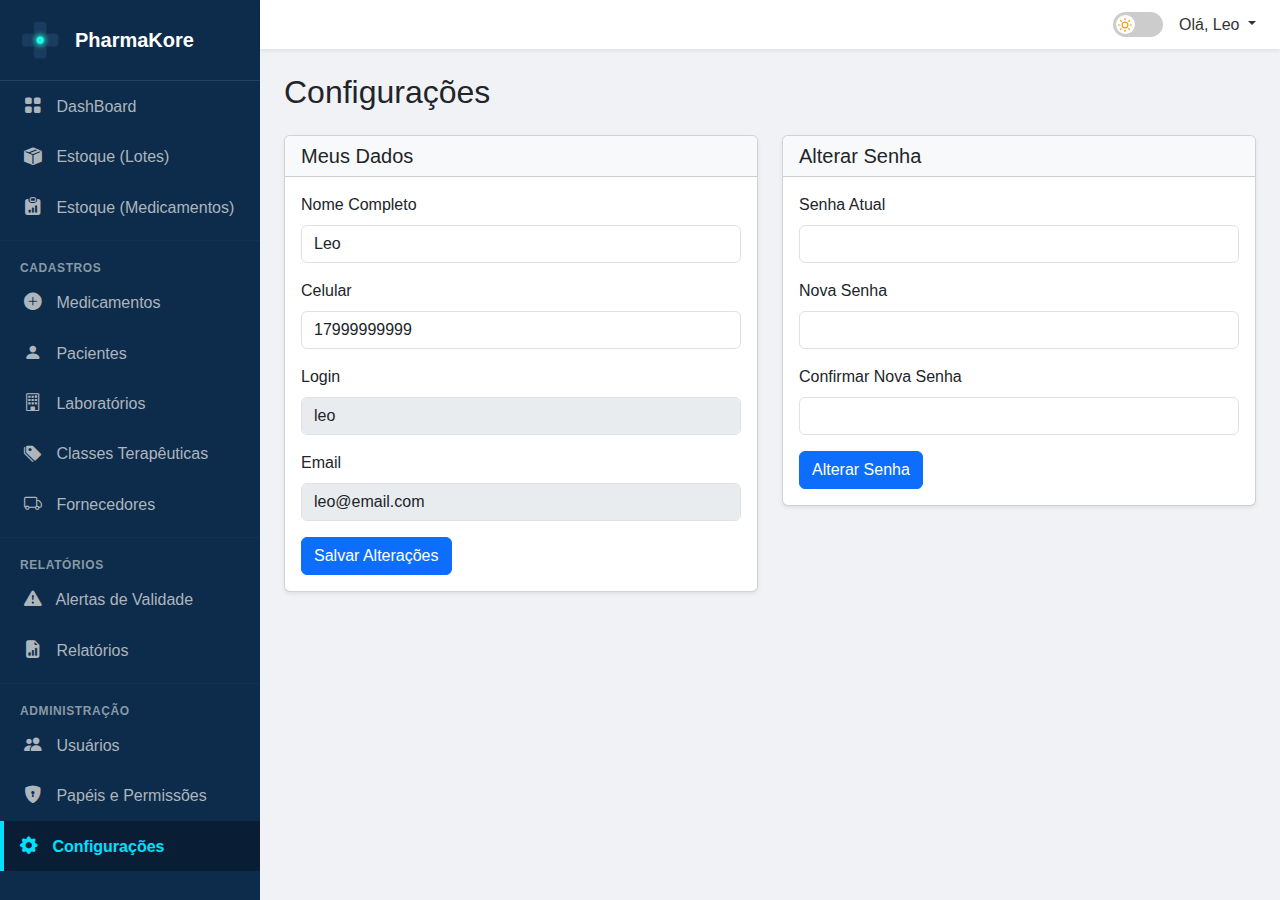
<file: pharma-dashboard/admin/configuracoes.html>
<!DOCTYPE html>
<html lang="pt-br">
<head>
    <meta charset="UTF-8">
    <meta name="viewport" content="width=device-width, initial-scale=1.0">
    <title>PharmaKore - Configurações</title>
    
    <link rel="apple-touch-icon" sizes="180x180" href="../images/favicon/apple-touch-icon.png">
    <link rel="icon" type="image/png" sizes="32x32" href="../images/favicon/favicon-32x32.png">
    <link rel="icon" type="image/png" sizes="16x16" href="../images/favicon/favicon-16x16.png">
    <link rel="manifest" href="../images/favicon/site.webmanifest">
    <link rel="icon" href="../images/favicon/favicon.ico">

    <link href="https://cdn.jsdelivr.net/npm/bootstrap@5.3.3/dist/css/bootstrap.min.css" rel="stylesheet">
    <link rel="stylesheet" href="https://cdn.jsdelivr.net/npm/bootstrap-icons@1.11.3/font/bootstrap-icons.min.css">
    <link rel="stylesheet" href="../css/style.css">
    <link rel="stylesheet" href="../css/dark-mode.css">

    <script>
        (function() {
            const savedTheme = localStorage.getItem('theme');
            if (savedTheme === 'dark') {
                document.documentElement.classList.add('dark-mode');
            }
        })();
    </script>
</head>
<body>
    
    <div class="d-flex" id="wrapper">

        <nav class="sidebar" id="sidebar">
            <div class="sidebar-header">
                <img src="../images/logop.png" alt="Logo PharmaKore" class="sidebar-logo">
                <h3>PharmaKore</h3>
            </div>
            <ul class="nav flex-column">
                <li class="nav-item">
                    <a class="nav-link" href="../index.html">
                        <i class="bi bi-grid-fill"></i> DashBoard
                    </a>
                </li>
                <li class="nav-item">
                    <a class="nav-link" href="../estoque/estoque.html">
                        <i class="bi bi-box-seam-fill"></i> Estoque (Lotes)
                    </a>
                </li>
                <li class="nav-item">
                    <a class="nav-link" href="../estoque/estoque_medicamento.html">
                        <i class="bi bi-clipboard-data-fill"></i> Estoque (Medicamentos)
                    </a>
                </li>
                <hr class="sidebar-divider my-2">
                <li class="nav-item-title">CADASTROS</li>
                <li class="nav-item">
                    <a class="nav-link" href="../cadastro/medicamentos.html">
                        <i class="bi bi-plus-circle-fill"></i> Medicamentos
                    </a>
                </li>
                <li class="nav-item">
                    <a class="nav-link" href="../cadastro/pacientes.html">
                        <i class="bi bi-person-fill"></i> Pacientes
                    </a>
                </li>
                <li class="nav-item">
                    <a class="nav-link" href="../cadastro/laboratorios.html">
                        <i class="bi bi-building"></i> Laboratórios
                    </a>
                </li>
                <li class="nav-item">
                    <a class="nav-link" href="../cadastro/classes_terapeuticas.html">
                        <i class="bi bi-tags-fill"></i> Classes Terapêuticas
                    </a>
                </li>
                <li class="nav-item">
                    <a class="nav-link" href="../cadastro/fornecedores.html">
                        <i class="bi bi-truck"></i> Fornecedores
                    </a>
                </li>
                <hr class="sidebar-divider my-2">
                <li class="nav-item-title">RELATÓRIOS</li>
                <li class="nav-item">
                    <a class="nav-link" href="../relatorios/alertas.html">
                        <i class="bi bi-exclamation-triangle-fill"></i> Alertas de Validade
                    </a>
                </li>
                <li class="nav-item">
                    <a class="nav-link" href="../relatorios/relatorios.html">
                        <i class="bi bi-file-earmark-bar-graph-fill"></i> Relatórios
                    </a>
                </li>
                <hr class="sidebar-divider my-2">
                <li class="nav-item-title">ADMINISTRAÇÃO</li>
                <li class="nav-item">
                    <a class="nav-link" href="../admin/usuarios.html">
                        <i class="bi bi-people-fill"></i> Usuários
                    </a>
                </li>
                <li class="nav-item">
                    <a class="nav-link" href="../admin/papeis.html">
                        <i class="bi bi-shield-lock-fill"></i> Papéis e Permissões
                    </a>
                </li>
                <li class="nav-item">
                    <a class="nav-link active" href="configuracoes.html">
                        <i class="bi bi-gear-fill"></i> Configurações
                    </a>
                </li>
            </ul>
        </nav>
        <div id="main-content">
            
            <header class="topbar shadow-sm">
                <button class="btn btn-light d-lg-none" id="sidebar-toggle">
                    <i class="bi bi-list"></i>
                </button>
                <div class="ms-auto d-flex align-items-center">
                    <div class="theme-switcher me-3">
                        <input type="checkbox" id="darkModeToggle">
                        <label for="darkModeToggle" class="slider"></label>
                    </div>
                    <div class="dropdown">
                        <a href="#" class="nav-link dropdown-toggle" id="userDropdown" role="button" data-bs-toggle="dropdown" aria-expanded="false">
                            Olá, Leo
                        </a>
                        <ul class="dropdown-menu dropdown-menu-end" aria-labelledby="userDropdown">
                            <li><a class="dropdown-item" href="#">Sair</a></li> </ul>
                    </div>
                </div>
            </header>
            
            <main class="container-fluid p-4">
                <h1 class="h2 mb-4">Configurações</h1>

                <div class="row">
                    <div class="col-lg-6">
                        <div class="card shadow-sm mb-4">
                            <div class="card-header">
                                <h5 class="mb-0">Meus Dados</h5>
                            </div>
                            <div class="card-body">
                                <form id="formMeusDados">
                                    <div class="mb-3">
                                        <label for="nome" class="form-label">Nome Completo</label>
                                        <input type="text" class="form-control" id="nome" value="Leo">
                                    </div>
                                    <div class="mb-3">
                                        <label for="celular" class="form-label">Celular</label>
                                        <input type="text" class="form-control" id="celular" value="17999999999">
                                    </div>
                                    <div class="mb-3">
                                        <label for="login" class="form-label">Login</label>
                                        <input type="text" class="form-control" id="login" value="leo" readonly disabled>
                                    </div>
                                    <div class="mb-3">
                                        <label for="email" class="form-label">Email</label>
                                        <input type="email" class="form-control" id="email" value="leo@email.com" readonly disabled>
                                    </div>
                                    <button type="submit" class="btn btn-primary">Salvar Alterações</button>
                                </form>
                            </div>
                        </div>
                    </div>

                    <div class="col-lg-6">
                        <div class="card shadow-sm mb-4">
                            <div class="card-header">
                                <h5 class="mb-0">Alterar Senha</h5>
                            </div>
                            <div class="card-body">
                                <form id="formAlterarSenha">
                                    <div class="mb-3">
                                        <label for="senha_atual" class="form-label">Senha Atual</label>
                                        <input type="password" class="form-control" id="senha_atual" required>
                                    </div>
                                    <div class="mb-3">
                                        <label for="nova_senha" class="form-label">Nova Senha</label>
                                        <input type="password" class="form-control" id="nova_senha" required>
                                    </div>
                                    <div class="mb-3">
                                        <label for="nova_senha_confirm" class="form-label">Confirmar Nova Senha</label>
                                        <input type="password" class="form-control" id="nova_senha_confirm" required>
                                    </div>
                                    <button type="submit" class="btn btn-primary">Alterar Senha</button>
                                </form>
                            </div>
                        </div>
                    </div>
                </div>

            </main>
        </div>
    </div>

    <script src="https://cdn.jsdelivr.net/npm/bootstrap@5.3.3/dist/js/bootstrap.bundle.min.js"></script>
    <script src="../js/script.js"></script>
    </body>
</html>
</file>
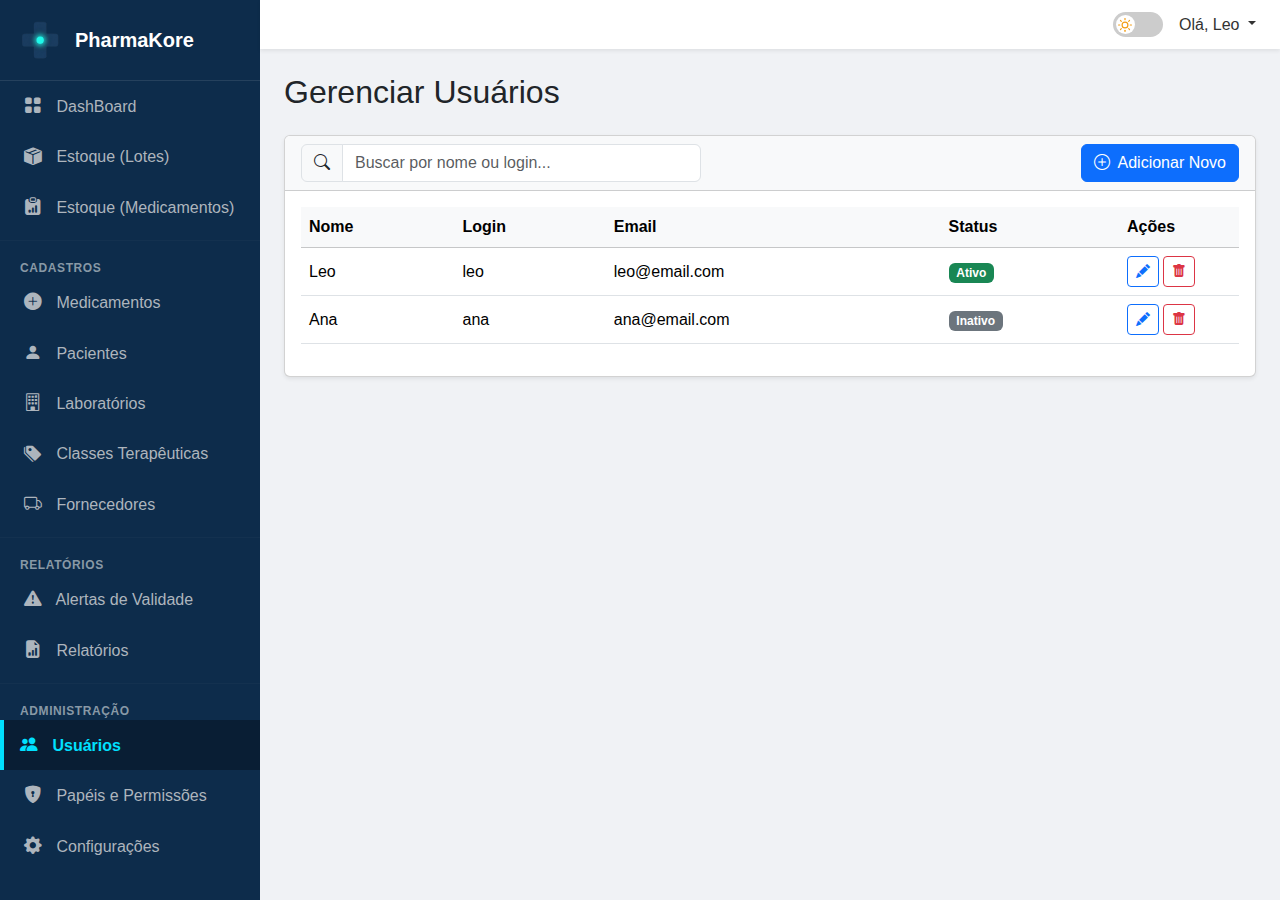
<file: pharma-dashboard/admin/usuarios.html>
<!DOCTYPE html>
<html lang="pt-br">
<head>
    <meta charset="UTF-8">
    <meta name="viewport" content="width=device-width, initial-scale=1.0">
    <title>PharmaKore - Usuários</title>
    
    <link rel="apple-touch-icon" sizes="180x180" href="../images/favicon/apple-touch-icon.png">
    <link rel="icon" type="image/png" sizes="32x32" href="../images/favicon/favicon-32x32.png">
    <link rel="icon" type="image/png" sizes="16x16" href="../images/favicon/favicon-16x16.png">
    <link rel="manifest" href="../images/favicon/site.webmanifest">
    <link rel="icon" href="../images/favicon/favicon.ico">

    <link href="https://cdn.jsdelivr.net/npm/bootstrap@5.3.3/dist/css/bootstrap.min.css" rel="stylesheet">
    <link rel="stylesheet" href="https://cdn.jsdelivr.net/npm/bootstrap-icons@1.11.3/font/bootstrap-icons.min.css">
    <link rel="stylesheet" href="../css/style.css">
    <link rel="stylesheet" href="../css/dark-mode.css">

    <script>
        (function() {
            const savedTheme = localStorage.getItem('theme');
            if (savedTheme === 'dark') {
                document.documentElement.classList.add('dark-mode');
            }
        })();
    </script>
</head>
<body>
    
    <div class="d-flex" id="wrapper">

        <nav class="sidebar" id="sidebar">
            <div class="sidebar-header">
                <img src="../images/logop.png" alt="Logo PharmaKore" class="sidebar-logo">
                <h3>PharmaKore</h3>
            </div>
            <ul class="nav flex-column">
                <li class="nav-item">
                    <a class="nav-link" href="../index.html">
                        <i class="bi bi-grid-fill"></i> DashBoard
                    </a>
                </li>
                <li class="nav-item">
                    <a class="nav-link" href="../estoque/estoque.html">
                        <i class="bi bi-box-seam-fill"></i> Estoque (Lotes)
                    </a>
                </li>
                <li class="nav-item">
                    <a class="nav-link" href="../estoque/estoque_medicamento.html">
                        <i class="bi bi-clipboard-data-fill"></i> Estoque (Medicamentos)
                    </a>
                </li>
                <hr class="sidebar-divider my-2">
                <li class="nav-item-title">CADASTROS</li>
                <li class="nav-item">
                    <a class="nav-link" href="../cadastro/medicamentos.html">
                        <i class="bi bi-plus-circle-fill"></i> Medicamentos
                    </a>
                </li>
                <li class="nav-item">
                    <a class="nav-link" href="../cadastro/pacientes.html">
                        <i class="bi bi-person-fill"></i> Pacientes
                    </a>
                </li>
                <li class="nav-item">
                    <a class="nav-link" href="../cadastro/laboratorios.html">
                        <i class="bi bi-building"></i> Laboratórios
                    </a>
                </li>
                <li class="nav-item">
                    <a class="nav-link" href="../cadastro/classes_terapeuticas.html">
                        <i class="bi bi-tags-fill"></i> Classes Terapêuticas
                    </a>
                </li>
                <li class="nav-item">
                    <a class="nav-link" href="../cadastro/fornecedores.html">
                        <i class="bi bi-truck"></i> Fornecedores
                    </a>
                </li>
                <hr class="sidebar-divider my-2">
                <li class="nav-item-title">RELATÓRIOS</li>
                <li class="nav-item">
                    <a class="nav-link" href="../relatorios/alertas.html">
                        <i class="bi bi-exclamation-triangle-fill"></i> Alertas de Validade
                    </a>
                </li>
                <li class="nav-item">
                    <a class="nav-link" href="../relatorios/relatorios.html">
                        <i class="bi bi-file-earmark-bar-graph-fill"></i> Relatórios
                    </a>
                </li>
                <hr class="sidebar-divider my-2">
                <li class="nav-item-title">ADMINISTRAÇÃO</li>
                <li class="nav-item">
                    <a class="nav-link active" href="usuarios.html">
                        <i class="bi bi-people-fill"></i> Usuários
                    </a>
                </li>
                <li class="nav-item">
                    <a class="nav-link" href="papeis.html">
                        <i class="bi bi-shield-lock-fill"></i> Papéis e Permissões
                    </a>
                </li>
                <li class="nav-item">
                    <a class="nav-link" href="configuracoes.html">
                        <i class="bi bi-gear-fill"></i> Configurações
                    </a>
                </li>
            </ul>
        </nav>
        <div id="main-content">
            
            <header class="topbar shadow-sm">
                <button class="btn btn-light d-lg-none" id="sidebar-toggle">
                    <i class="bi bi-list"></i>
                </button>
                <div class="ms-auto d-flex align-items-center">
                    <div class="theme-switcher me-3">
                        <input type="checkbox" id="darkModeToggle">
                        <label for="darkModeToggle" class="slider"></label>
                    </div>
                    <div class="dropdown">
                        <a href="#" class="nav-link dropdown-toggle" id="userDropdown" role="button" data-bs-toggle="dropdown" aria-expanded="false">
                            Olá, Leo
                        </a>
                        <ul class="dropdown-menu dropdown-menu-end" aria-labelledby="userDropdown">
                             <li><a class="dropdown-item" href="#">Sair</a></li> </ul>
                    </div>
                </div>
            </header>
            
            <main class="container-fluid p-4">
                <h1 class="h2 mb-4">Gerenciar Usuários</h1>

                <div class="card shadow-sm">
                    <div class="card-header filter-bar">
                        <div class="input-group" style="max-width: 400px;">
                            <span class="input-group-text"><i class="bi bi-search"></i></span>
                            <input type="text" class="form-control" placeholder="Buscar por nome ou login...">
                        </div>
                        <button class="btn btn-primary" data-bs-toggle="modal" data-bs-target="#crudModal" data-acao="adicionar">
                            <i class="bi bi-plus-circle me-1"></i> Adicionar Novo
                        </button>
                    </div>
                    <div class="card-body">
                        <div class="table-responsive">
                            <table class="table table-hover align-middle">
                                <thead class="table-light">
                                    <tr>
                                        <th scope="col">Nome</th>
                                        <th scope="col">Login</th>
                                        <th scope="col">Email</th>
                                        <th scope="col">Status</th>
                                        <th scope="col" style="width: 120px;">Ações</th>
                                    </tr>
                                </thead>
                                <tbody>
                                   <tr data-id="1" data-nome="Leo" data-login="leo" data-email="leo@email.com" data-celular="17999999999" data-ativo="true" data-papeis="[1, 3]">
                                        <td>Leo</td>
                                        <td>leo</td>
                                        <td>leo@email.com</td>
                                        <td><span class="badge bg-success">Ativo</span></td>
                                        <td>
                                            <button class="btn btn-sm btn-outline-primary" data-bs-toggle="modal" data-bs-target="#crudModal" data-acao="editar">
                                                <i class="bi bi-pencil-fill"></i>
                                            </button>
                                            <button class="btn btn-sm btn-outline-danger"><i class="bi bi-trash-fill"></i></button>
                                        </td>
                                    </tr>
                                    <tr data-id="2" data-nome="Ana" data-login="ana" data-email="ana@email.com" data-celular="11888888888" data-ativo="false" data-papeis="[2]">
                                        <td>Ana</td>
                                        <td>ana</td>
                                        <td>ana@email.com</td>
                                        <td><span class="badge bg-secondary">Inativo</span></td>
                                        <td>
                                            <button class="btn btn-sm btn-outline-primary" data-bs-toggle="modal" data-bs-target="#crudModal" data-acao="editar">
                                                <i class="bi bi-pencil-fill"></i>
                                            </button>
                                            <button class="btn btn-sm btn-outline-danger"><i class="bi bi-trash-fill"></i></button>
                                        </td>
                                    </tr>
                                </tbody>
                            </table>
                        </div>
                    </div>
                </div>
            </main>
        </div>
    </div>

    <div class="modal fade" id="crudModal" tabindex="-1" aria-labelledby="modalTitle" aria-hidden="true">
        <div class="modal-dialog modal-lg">
            <div class="modal-content">
                <form id="crudForm">
                    <div class="modal-header">
                        <h5 class="modal-title" id="modalTitle">Adicionar Usuário</h5>
                        <button type="button" class="btn-close" data-bs-dismiss="modal" aria-label="Close"></button>
                    </div>
                    <div class="modal-body">
                        <input type="hidden" id="item_id" name="id">
                        
                        <div class="row g-3">
                           <div class="col-md-6">
                                <label for="nome" class="form-label">Nome Completo <span class="text-danger">*</span></label>
                                <input type="text" class="form-control" id="nome" name="nome" required>
                            </div>
                            <div class="col-md-6">
                                <label for="celular" class="form-label">Celular (Opcional)</label>
                                <input type="text" class="form-control" id="celular" name="celular" placeholder="(00) 00000-0000">
                            </div>

                            <div class="col-md-6">
                                <label for="email" class="form-label">Email <span class="text-danger">*</span></label>
                                <input type="email" class="form-control" id="email" name="email" required>
                            </div>
                            <div class="col-md-6">
                                <label for="login" class="form-label">Login <span class="text-danger">*</span></label>
                                <input type="text" class="form-control" id="login" name="login" required>
                            </div>

                            <div class="col-md-6">
                                <label for="senha" class="form-label">Senha</label>
                                <input type="password" class="form-control" id="senha" name="senha" aria-describedby="senhaHelp">
                                <div id="senhaHelp" class="form-text">Deixe em branco na edição para não alterar a senha.</div>
                            </div>
                            <div class="col-md-6">
                                <label for="senha_confirm" class="form-label">Confirmar Senha</label>
                                <input type="password" class="form-control" id="senha_confirm" name="senha_confirm">
                            </div>

                            <hr class="my-3">

                            <div class="col-md-9">
                                <label class="form-label">Papéis do Usuário</label>
                                <div class="form-check" data-grupo-papeis>
                                    <input class="form-check-input" type="checkbox" value="1" id="papel_1" name="papeis">
                                    <label class="form-check-label" for="papel_1">Admin (Total)</label>
                                </div>
                                <div class="form-check" data-grupo-papeis>
                                    <input class="form-check-input" type="checkbox" value="2" id="papel_2" name="papeis">
                                    <label class="form-check-label" for="papel_2">Estoquista (Entradas/Relatórios)</label>
                                </div>
                                <div class="form-check" data-grupo-papeis>
                                    <input class="form-check-input" type="checkbox" value="3" id="papel_3" name="papeis">
                                    <label class="form-check-label" for="papel_3">Atendente (Saídas/Pacientes)</label>
                                </div>
                            </div>

                            <div class="col-md-3">
                                <label class="form-label">Status</label>
                                <div class="form-check form-switch">
                                    <input class="form-check-input" type="checkbox" role="switch" id="ativo" name="ativo" checked>
                                    <label class="form-check-label" for="ativo">Ativo</label>
                                </div>
                            </div>
                        </div>

                    </div>
                    <div class="modal-footer">
                        <button type="button" class="btn btn-secondary" data-bs-dismiss="modal">Cancelar</button>
                        <button type="submit" class="btn btn-primary">Salvar</button>
                    </div>
                </form>
            </div>
        </div>
    </div>
    <script src="https://cdn.jsdelivr.net/npm/bootstrap@5.3.3/dist/js/bootstrap.bundle.min.js"></script>
    <script src="../js/script.js"></script>
    
    <script src="js/crud-usuarios.js"></script>
</body>
</html>
</file>
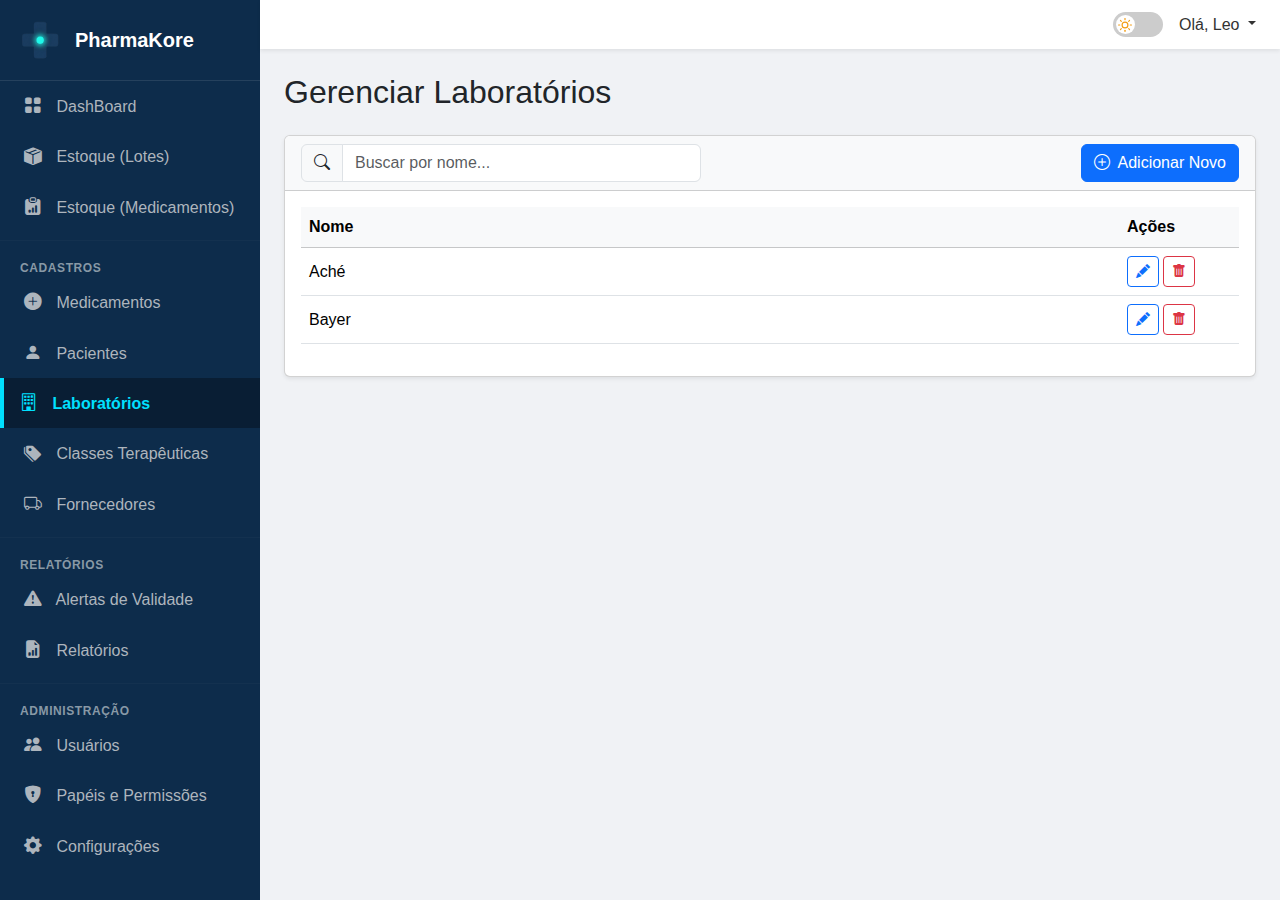
<file: pharma-dashboard/cadastro/laboratorios.html>
<!DOCTYPE html>
<html lang="pt-br">
<head>
    <meta charset="UTF-8">
    <meta name="viewport" content="width=device-width, initial-scale=1.0">
    <title>PharmaKore - Laboratórios</title>
    
    <link rel="apple-touch-icon" sizes="180x180" href="../images/favicon/apple-touch-icon.png">
    <link rel="icon" type="image/png" sizes="32x32" href="../images/favicon/favicon-32x32.png">
    <link rel="icon" type="image/png" sizes="16x16" href="../images/favicon/favicon-16x16.png">
    <link rel="manifest" href="../images/favicon/site.webmanifest">
    <link rel="icon" href="../images/favicon/favicon.ico">

    <link href="https://cdn.jsdelivr.net/npm/bootstrap@5.3.3/dist/css/bootstrap.min.css" rel="stylesheet">
    <link rel="stylesheet" href="https://cdn.jsdelivr.net/npm/bootstrap-icons@1.11.3/font/bootstrap-icons.min.css">
    <link rel="stylesheet" href="../css/style.css">
    <link rel="stylesheet" href="../css/dark-mode.css">

    <script>
        (function() {
            const savedTheme = localStorage.getItem('theme');
            if (savedTheme === 'dark') {
                document.documentElement.classList.add('dark-mode');
            }
        })();
    </script>
</head>
<body>
    
    <div class="d-flex" id="wrapper">

        <nav class="sidebar" id="sidebar">
            <div class="sidebar-header">
                <img src="../images/logop.png" alt="Logo PharmaKore" class="sidebar-logo">
                <h3>PharmaKore</h3>
            </div>
            <ul class="nav flex-column">
                <li class="nav-item">
                    <a class="nav-link" href="../index.html">
                        <i class="bi bi-grid-fill"></i> DashBoard
                    </a>
                </li>
                <li class="nav-item">
                    <a class="nav-link" href="../estoque/estoque.html">
                        <i class="bi bi-box-seam-fill"></i> Estoque (Lotes)
                    </a>
                </li>
                <li class="nav-item">
                    <a class="nav-link" href="../estoque/estoque_medicamento.html">
                        <i class="bi bi-clipboard-data-fill"></i> Estoque (Medicamentos)
                    </a>
                </li>
                <hr class="sidebar-divider my-2">
                <li class="nav-item-title">CADASTROS</li>
                <li class="nav-item">
                    <a class="nav-link" href="../cadastro/medicamentos.html">
                        <i class="bi bi-plus-circle-fill"></i> Medicamentos
                    </a>
                </li>
                <li class="nav-item">
                    <a class="nav-link" href="../cadastro/pacientes.html">
                        <i class="bi bi-person-fill"></i> Pacientes
                    </a>
                </li>
                <li class="nav-item">
                     <a class="nav-link active" href="laboratorios.html">
                        <i class="bi bi-building"></i> Laboratórios
                    </a>
                </li>
                <li class="nav-item">
                    <a class="nav-link" href="../cadastro/classes_terapeuticas.html">
                        <i class="bi bi-tags-fill"></i> Classes Terapêuticas
                    </a>
                </li>
                <li class="nav-item">
                    <a class="nav-link" href="../cadastro/fornecedores.html">
                        <i class="bi bi-truck"></i> Fornecedores
                    </a>
                </li>
                <hr class="sidebar-divider my-2">
                <li class="nav-item-title">RELATÓRIOS</li>
                <li class="nav-item">
                    <a class="nav-link" href="../relatorios/alertas.html">
                        <i class="bi bi-exclamation-triangle-fill"></i> Alertas de Validade
                    </a>
                </li>
                <li class="nav-item">
                    <a class="nav-link" href="../relatorios/relatorios.html">
                        <i class="bi bi-file-earmark-bar-graph-fill"></i> Relatórios
                    </a>
                </li>
                <hr class="sidebar-divider my-2">
                <li class="nav-item-title">ADMINISTRAÇÃO</li>
                <li class="nav-item">
                    <a class="nav-link" href="../admin/usuarios.html">
                        <i class="bi bi-people-fill"></i> Usuários
                    </a>
                </li>
                <li class="nav-item">
                    <a class="nav-link" href="../admin/papeis.html">
                        <i class="bi bi-shield-lock-fill"></i> Papéis e Permissões
                    </a>
                </li>
                <li class="nav-item">
                    <a class="nav-link" href="../admin/configuracoes.html">
                        <i class="bi bi-gear-fill"></i> Configurações
                    </a>
                </li>
            </ul>
        </nav>
        <div id="main-content">
            
            <header class="topbar shadow-sm">
                <button class="btn btn-light d-lg-none" id="sidebar-toggle">
                    <i class="bi bi-list"></i>
                </button>
                <div class="ms-auto d-flex align-items-center">
                    <div class="theme-switcher me-3">
                        <input type="checkbox" id="darkModeToggle">
                        <label for="darkModeToggle" class="slider"></label>
                    </div>
                    <div class="dropdown">
                        <a href="#" class="nav-link dropdown-toggle" id="userDropdown" role="button" data-bs-toggle="dropdown" aria-expanded="false">
                            Olá, Leo
                        </a>
                        <ul class="dropdown-menu dropdown-menu-end" aria-labelledby="userDropdown">
                             <li><a class="dropdown-item" href="#">Sair</a></li> </ul>
                    </div>
                </div>
            </header>
            
            <main class="container-fluid p-4">
                <h1 class="h2 mb-4">Gerenciar Laboratórios</h1>

                <div class="card shadow-sm">
                    <div class="card-header filter-bar">
                        <div class="input-group" style="max-width: 400px;">
                            <span class="input-group-text"><i class="bi bi-search"></i></span>
                            <input type="text" class="form-control" placeholder="Buscar por nome...">
                        </div>
                        <button class="btn btn-primary" data-bs-toggle="modal" data-bs-target="#crudModal" data-acao="adicionar">
                            <i class="bi bi-plus-circle me-1"></i> Adicionar Novo
                        </button>
                    </div>
                    <div class="card-body">
                        <div class="table-responsive">
                            <table class="table table-hover align-middle">
                                <thead class="table-light">
                                    <tr>
                                        <th scope="col">Nome</th>
                                        <th scope="col" style="width: 120px;">Ações</th>
                                    </tr>
                                </thead>
                                <tbody>
                                    <tr data-id="1" data-nome="Aché">
                                        <td>Aché</td>
                                        <td>
                                            <button class="btn btn-sm btn-outline-primary" data-bs-toggle="modal" data-bs-target="#crudModal" data-acao="editar">
                                                <i class="bi bi-pencil-fill"></i>
                                            </button>
                                            <button class="btn btn-sm btn-outline-danger"><i class="bi bi-trash-fill"></i></button>
                                        </td>
                                    </tr>
                                    <tr data-id="2" data-nome="Bayer">
                                        <td>Bayer</td>
                                        <td>
                                            <button class="btn btn-sm btn-outline-primary" data-bs-toggle="modal" data-bs-target="#crudModal" data-acao="editar">
                                                <i class="bi bi-pencil-fill"></i>
                                            </button>
                                            <button class="btn btn-sm btn-outline-danger"><i class="bi bi-trash-fill"></i></button>
                                        </td>
                                    </tr>
                                </tbody>
                            </table>
                        </div>
                    </div>
                </div>
            </main>
        </div>
    </div>

    <div class="modal fade" id="crudModal" tabindex="-1" aria-labelledby="modalTitle" aria-hidden="true">
        <div class="modal-dialog">
            <div class="modal-content">
                <form id="crudForm">
                    <div class="modal-header">
                        <h5 class="modal-title" id="modalTitle">Adicionar Laboratório</h5>
                        <button type="button" class="btn-close" data-bs-dismiss="modal" aria-label="Close"></button>
                    </div>
                    <div class="modal-body">
                        <input type="hidden" id="item_id" name="id">

                        <div class="mb-3">
                            <label for="nome" class="form-label">Nome do Laboratório <span class="text-danger">*</span></label>
                            <input type="text" class="form-control" id="nome" name="nome" required>
                        </div>
                    </div>
                    <div class="modal-footer">
                        <button type="button" class="btn btn-secondary" data-bs-dismiss="modal">Cancelar</button>
                        <button type="submit" class="btn btn-primary">Salvar</button>
                    </div>
                </form>
            </div>
        </div>
    </div>
    <script src="https://cdn.jsdelivr.net/npm/bootstrap@5.3.3/dist/js/bootstrap.bundle.min.js"></script>
    <script src="../js/script.js"></script>
    
    <script src="js/crud-laboratorios.js"></script> 
</body>
</html>
</file>
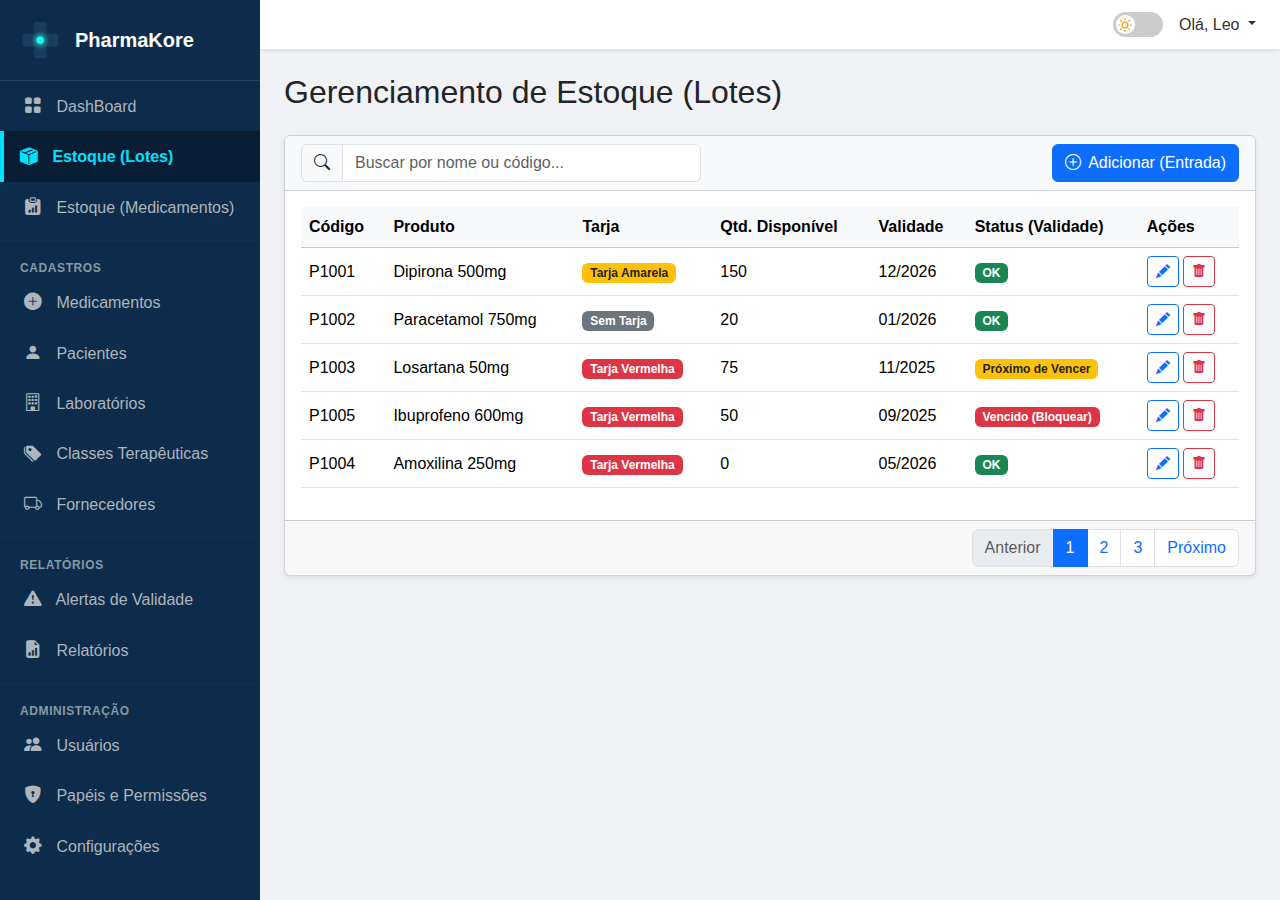
<file: pharma-dashboard/estoque/estoque.html>
<!DOCTYPE html>
<html lang="pt-br">
<head>
    <meta charset="UTF-8">
    <meta name="viewport" content="width=device-width, initial-scale=1.0">
    <title>PharmaKore - Estoque</title>
    
    <link rel="apple-touch-icon" sizes="180x180" href="../images/favicon/apple-touch-icon.png">
    <link rel="icon" type="image/png" sizes="32x32" href="../images/favicon/favicon-32x32.png">
    <link rel="icon" type="image/png" sizes="16x16" href="../images/favicon/favicon-16x16.png">
    <link rel="manifest" href="../images/favicon/site.webmanifest">
    <link rel="icon" href="../images/favicon/favicon.ico">

    <link href="https://cdn.jsdelivr.net/npm/bootstrap@5.3.3/dist/css/bootstrap.min.css" rel="stylesheet">
    <link rel="stylesheet" href="https://cdn.jsdelivr.net/npm/bootstrap-icons@1.11.3/font/bootstrap-icons.min.css">
    <link rel="stylesheet" href="../css/style.css">
    <link rel="stylesheet" href="../css/dark-mode.css">

    <script>
        (function() {
            const savedTheme = localStorage.getItem('theme');
            if (savedTheme === 'dark') {
                document.documentElement.classList.add('dark-mode');
            }
        })();
    </script>
</head>
<body>
    
    <div class="d-flex" id="wrapper">

        <nav class="sidebar" id="sidebar">
            <div class="sidebar-header">
                <img src="../images/logop.png" alt="Logo PharmaKore" class="sidebar-logo">
                <h3>PharmaKore</h3>
            </div>
            <ul class="nav flex-column">
                <li class="nav-item">
                    <a class="nav-link" href="../index.html"> 
                        <i class="bi bi-grid-fill"></i> DashBoard
                    </a>
                </li>
                <li class="nav-item">
                    <a class="nav-link active" href="estoque.html"> 
                        <i class="bi bi-box-seam-fill"></i> Estoque (Lotes)
                    </a>
                </li>
                <li class="nav-item">
                    <a class="nav-link" href="estoque_medicamento.html"> 
                        <i class="bi bi-clipboard-data-fill"></i> Estoque (Medicamentos)
                    </a>
                </li>
                <hr class="sidebar-divider my-2">
                <li class="nav-item-title">CADASTROS</li>
                <li class="nav-item">
                    <a class="nav-link" href="../cadastro/medicamentos.html"> 
                        <i class="bi bi-plus-circle-fill"></i> Medicamentos
                    </a>
                </li>
                <li class="nav-item">
                     <a class="nav-link" href="../cadastro/pacientes.html">
                        <i class="bi bi-person-fill"></i> Pacientes
                    </a>
                </li>
                <li class="nav-item">
                     <a class="nav-link" href="../cadastro/laboratorios.html">
                        <i class="bi bi-building"></i> Laboratórios
                    </a>
                </li>
                <li class="nav-item">
                     <a class="nav-link" href="../cadastro/classes_terapeuticas.html">
                        <i class="bi bi-tags-fill"></i> Classes Terapêuticas
                    </a>
                </li>
                <li class="nav-item">
                     <a class="nav-link" href="../cadastro/fornecedores.html">
                        <i class="bi bi-truck"></i> Fornecedores
                    </a>
                </li>
                <hr class="sidebar-divider my-2">
                <li class="nav-item-title">RELATÓRIOS</li>
                <li class="nav-item">
                     <a class="nav-link" href="../relatorios/alertas.html">
                        <i class="bi bi-exclamation-triangle-fill"></i> Alertas de Validade
                    </a>
                </li>
                <li class="nav-item">
                     <a class="nav-link" href="../relatorios/relatorios.html">
                        <i class="bi bi-file-earmark-bar-graph-fill"></i> Relatórios
                    </a>
                </li>
                <hr class="sidebar-divider my-2">
                <li class="nav-item-title">ADMINISTRAÇÃO</li>
                <li class="nav-item">
                     <a class="nav-link" href="../admin/usuarios.html">
                        <i class="bi bi-people-fill"></i> Usuários
                    </a>
                </li>
                <li class="nav-item">
                     <a class="nav-link" href="../admin/papeis.html">
                        <i class="bi bi-shield-lock-fill"></i> Papéis e Permissões
                    </a>
                </li>
                <li class="nav-item">
                     <a class="nav-link" href="../admin/configuracoes.html">
                        <i class="bi bi-gear-fill"></i> Configurações
                    </a>
                </li>
            </ul>
        </nav>
        <div id="main-content">
            
            <header class="topbar shadow-sm">
                <button class="btn btn-light d-lg-none" id="sidebar-toggle">
                    <i class="bi bi-list"></i>
                </button>
                <div class="ms-auto d-flex align-items-center">
                    <div class="theme-switcher me-3">
                        <input type="checkbox" id="darkModeToggle">
                        <label for="darkModeToggle" class="slider"></label>
                    </div>
                    <div class="dropdown">
                        <a href="#" class="nav-link dropdown-toggle" id="userDropdown" role="button" data-bs-toggle="dropdown" aria-expanded="false">
                            Olá, Leo
                        </a>
                        <ul class="dropdown-menu dropdown-menu-end" aria-labelledby="userDropdown">
                             <li><a class="dropdown-item" href="#">Sair</a></li> </ul>
                    </div>
                </div>
            </header>
            
            <main class="container-fluid p-4">
                <h1 class="h2 mb-4">Gerenciamento de Estoque (Lotes)</h1>

                <div class="card shadow-sm">
                    <div class="card-header filter-bar">
                        <div class="input-group" style="max-width: 400px;">
                            <span class="input-group-text"><i class="bi bi-search"></i></span>
                            <input type="text" class="form-control" placeholder="Buscar por nome ou código...">
                        </div>
                         <a href="entrada.html" class="btn btn-primary">
                            <i class="bi bi-plus-circle me-1"></i> Adicionar (Entrada)
                        </a>
                    </div>
                    <div class="card-body">
                        <div class="table-responsive">
                            <table class="table table-hover align-middle">
                                <thead class="table-light">
                                    <tr>
                                        <th scope="col">Código</th>
                                        <th scope="col">Produto</th>
                                        <th scope="col">Tarja</th>
                                        <th scope="col">Qtd. Disponível</th>
                                        <th scope="col">Validade</th>
                                        <th scope="col">Status (Validade)</th>
                                        <th scope="col">Ações</th>
                                    </tr>
                                </thead>
                                <tbody>
                                    <tr>
                                        <td>P1001</td>
                                        <td>Dipirona 500mg</td>
                                        <td><span class="badge bg-warning text-dark">Tarja Amarela</span></td>
                                        <td>150</td>
                                        <td>12/2026</td>
                                        <td><span class="badge bg-success">OK</span></td>
                                        <td>
                                            <button class="btn btn-sm btn-outline-primary"><i class="bi bi-pencil-fill"></i></button>
                                            <button class="btn btn-sm btn-outline-danger"><i class="bi bi-trash-fill"></i></button>
                                        </td>
                                    </tr>
                                    <tr>
                                        <td>P1002</td>
                                        <td>Paracetamol 750mg</td>
                                        <td><span class="badge bg-secondary">Sem Tarja</span></td>
                                        <td>20</td>
                                        <td>01/2026</td>
                                        <td><span class="badge bg-success">OK</span></td>
                                        <td>
                                            <button class="btn btn-sm btn-outline-primary"><i class="bi bi-pencil-fill"></i></button>
                                            <button class="btn btn-sm btn-outline-danger"><i class="bi bi-trash-fill"></i></button>
                                        </td>
                                    </tr>
                                    <tr>
                                        <td>P1003</td>
                                        <td>Losartana 50mg</td>
                                        <td><span class="badge bg-danger">Tarja Vermelha</span></td>
                                        <td>75</td>
                                        <td>11/2025</td>
                                        <td><span class="badge bg-warning text-dark">Próximo de Vencer</span></td>
                                        <td>
                                            <button class="btn btn-sm btn-outline-primary"><i class="bi bi-pencil-fill"></i></button>
                                            <button class="btn btn-sm btn-outline-danger"><i class="bi bi-trash-fill"></i></button>
                                        </td>
                                    </tr>
                                    <tr>
                                        <td>P1005</td>
                                        <td>Ibuprofeno 600mg</td>
                                        <td><span class="badge bg-danger">Tarja Vermelha</span></td>
                                        <td>50</td>
                                        <td>09/2025</td>
                                        <td><span class="badge bg-danger">Vencido (Bloquear)</span></td>
                                        <td>
                                            <button class="btn btn-sm btn-outline-primary"><i class="bi bi-pencil-fill"></i></button>
                                            <button class="btn btn-sm btn-outline-danger"><i class="bi bi-trash-fill"></i></button>
                                        </td>
                                    </tr>
                                    <tr>
                                        <td>P1004</td>
                                        <td>Amoxilina 250mg</td>
                                        <td><span class="badge bg-danger">Tarja Vermelha</span></td>
                                        <td>0</td>
                                        <td>05/2026</td>
                                        <td><span class="badge bg-success">OK</span></td>
                                        <td>
                                            <button class="btn btn-sm btn-outline-primary"><i class="bi bi-pencil-fill"></i></button>
                                            <button class="btn btn-sm btn-outline-danger"><i class="bi bi-trash-fill"></i></button>
                                        </td>
                                    </tr>
                                </tbody>
                                </table>
                        </div>
                    </div>
                    <div class="card-footer d-flex justify-content-end">
                        <nav aria-label="Paginação do estoque">
                            <ul class="pagination">
                                <li class="page-item disabled"><a class="page-link" href="#">Anterior</a></li>
                                <li class="page-item active"><a class="page-link" href="#">1</a></li>
                                <li class="page-item"><a class="page-link" href="#">2</a></li>
                                <li class="page-item"><a class="page-link" href="#">3</a></li>
                                <li class="page-item"><a class="page-link" href="#">Próximo</a></li>
                            </ul>
                        </nav>
                    </div>
                </div>
            </main>
        </div>
    </div>

    <script src="https://cdn.jsdelivr.net/npm/bootstrap@5.3.3/dist/js/bootstrap.bundle.min.js"></script>
    <script src="../js/script.js"></script>
    </body>
</html>
</file>
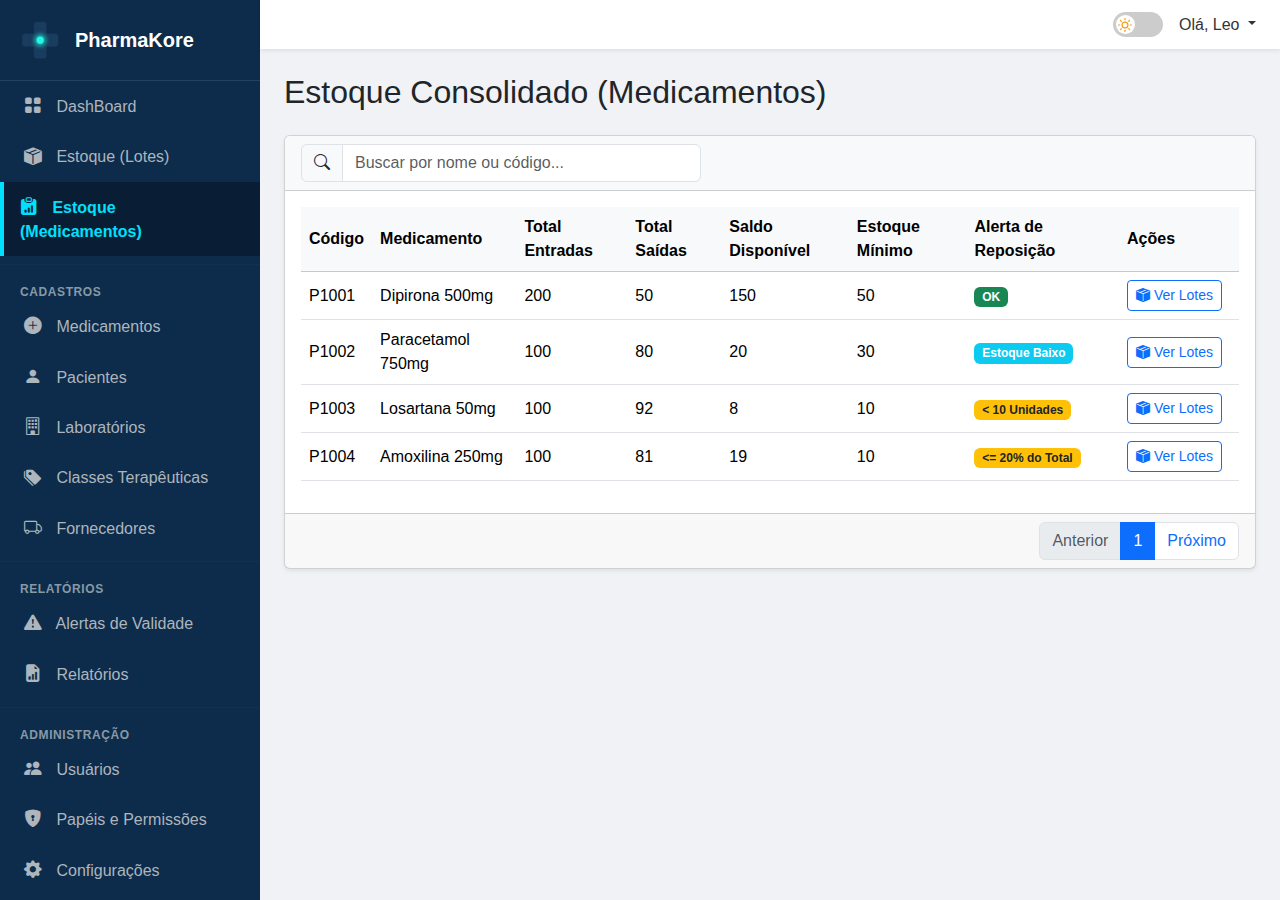
<file: pharma-dashboard/estoque/estoque_medicamento.html>
<!DOCTYPE html>
<html lang="pt-br">
<head>
    <meta charset="UTF-8">
    <meta name="viewport" content="width=device-width, initial-scale=1.0">
    <title>PharmaKore - Estoque por Medicamento</title>
    
    <link rel="apple-touch-icon" sizes="180x180" href="../images/favicon/apple-touch-icon.png">
    <link rel="icon" type="image/png" sizes="32x32" href="../images/favicon/favicon-32x32.png">
    <link rel="icon" type="image/png" sizes="16x16" href="../images/favicon/favicon-16x16.png">
    <link rel="manifest" href="../images/favicon/site.webmanifest">
    <link rel="icon" href="../images/favicon/favicon.ico">

    <link href="https://cdn.jsdelivr.net/npm/bootstrap@5.3.3/dist/css/bootstrap.min.css" rel="stylesheet">
    <link rel="stylesheet" href="https://cdn.jsdelivr.net/npm/bootstrap-icons@1.11.3/font/bootstrap-icons.min.css">
    <link rel="stylesheet" href="../css/style.css">
    <link rel="stylesheet" href="../css/dark-mode.css">

    <script>
        (function() {
            const savedTheme = localStorage.getItem('theme');
            if (savedTheme === 'dark') {
                document.documentElement.classList.add('dark-mode');
            }
        })();
    </script>
</head>
<body>
    
    <div class="d-flex" id="wrapper">

        <nav class="sidebar" id="sidebar">
            <div class="sidebar-header">
                <img src="../images/logop.png" alt="Logo PharmaKore" class="sidebar-logo">
                <h3>PharmaKore</h3>
            </div>
            <ul class="nav flex-column">
                <li class="nav-item">
                    <a class="nav-link" href="../index.html">
                        <i class="bi bi-grid-fill"></i> DashBoard
                    </a>
                </li>
                <li class="nav-item">
                    <a class="nav-link" href="estoque.html"> 
                        <i class="bi bi-box-seam-fill"></i> Estoque (Lotes)
                    </a>
                </li>
                <li class="nav-item">
                    <a class="nav-link active" href="estoque_medicamento.html"> 
                        <i class="bi bi-clipboard-data-fill"></i> Estoque (Medicamentos)
                    </a>
                </li>
                <hr class="sidebar-divider my-2">
                <li class="nav-item-title">CADASTROS</li>
                <li class="nav-item">
                    <a class="nav-link" href="../cadastro/medicamentos.html">
                        <i class="bi bi-plus-circle-fill"></i> Medicamentos
                    </a>
                </li>
                <li class="nav-item">
                    <a class="nav-link" href="../cadastro/pacientes.html">
                        <i class="bi bi-person-fill"></i> Pacientes
                    </a>
                </li>
                <li class="nav-item">
                    <a class="nav-link" href="../cadastro/laboratorios.html">
                        <i class="bi bi-building"></i> Laboratórios
                    </a>
                </li>
                <li class="nav-item">
                    <a class="nav-link" href="../cadastro/classes_terapeuticas.html">
                        <i class="bi bi-tags-fill"></i> Classes Terapêuticas
                    </a>
                </li>
                <li class="nav-item">
                    <a class="nav-link" href="../cadastro/fornecedores.html">
                        <i class="bi bi-truck"></i> Fornecedores
                    </a>
                </li>
                <hr class="sidebar-divider my-2">
                <li class="nav-item-title">RELATÓRIOS</li>
                <li class="nav-item">
                    <a class="nav-link" href="../relatorios/alertas.html">
                        <i class="bi bi-exclamation-triangle-fill"></i> Alertas de Validade
                    </a>
                </li>
                <li class="nav-item">
                    <a class="nav-link" href="../relatorios/relatorios.html">
                        <i class="bi bi-file-earmark-bar-graph-fill"></i> Relatórios
                    </a>
                </li>
                <hr class="sidebar-divider my-2">
                <li class="nav-item-title">ADMINISTRAÇÃO</li>
                <li class="nav-item">
                    <a class="nav-link" href="../admin/usuarios.html">
                        <i class="bi bi-people-fill"></i> Usuários
                    </a>
                </li>
                <li class="nav-item">
                    <a class="nav-link" href="../admin/papeis.html">
                        <i class="bi bi-shield-lock-fill"></i> Papéis e Permissões
                    </a>
                </li>
                <li class="nav-item">
                    <a class="nav-link" href="../admin/configuracoes.html">
                        <i class="bi bi-gear-fill"></i> Configurações
                    </a>
                </li>
            </ul>
        </nav>
        <div id="main-content">
            
            <header class="topbar shadow-sm">
                <button class="btn btn-light d-lg-none" id="sidebar-toggle">
                    <i class="bi bi-list"></i>
                </button>
                <div class="ms-auto d-flex align-items-center">
                    <div class="theme-switcher me-3">
                        <input type="checkbox" id="darkModeToggle">
                        <label for="darkModeToggle" class="slider"></label>
                    </div>
                    <div class="dropdown">
                        <a href="#" class="nav-link dropdown-toggle" id="userDropdown" role="button" data-bs-toggle="dropdown" aria-expanded="false">
                            Olá, Leo
                        </a>
                        <ul class="dropdown-menu dropdown-menu-end" aria-labelledby="userDropdown">
                             <li><a class="dropdown-item" href="#">Sair</a></li> </ul>
                    </div>
                </div>
            </header>
            
            <main class="container-fluid p-4">
                <h1 class="h2 mb-4">Estoque Consolidado (Medicamentos)</h1>

                <div class="card shadow-sm">
                    <div class="card-header filter-bar">
                        <div class="input-group" style="max-width: 400px;">
                            <span class="input-group-text"><i class="bi bi-search"></i></span>
                            <input type="text" class="form-control" placeholder="Buscar por nome ou código...">
                        </div>
                    </div>
                    <div class="card-body">
                        <div class="table-responsive">
                            <table class="table table-hover align-middle">
                                <thead class="table-light">
                                    <tr>
                                        <th scope="col">Código</th>
                                        <th scope="col">Medicamento</th>
                                        <th scope="col">Total Entradas</th>
                                        <th scope="col">Total Saídas</th>
                                        <th scope="col">Saldo Disponível</th>
                                        <th scope="col">Estoque Mínimo</th>
                                        <th scope="col">Alerta de Reposição</th>
                                        <th scope="col" style="width: 120px;">Ações</th>
                                    </tr>
                                </thead>
                                <tbody>
                                    <tr>
                                        <td>P1001</td>
                                        <td>Dipirona 500mg</td>
                                        <td>200</td>
                                        <td>50</td>
                                        <td>150</td>
                                        <td>50</td>
                                        <td><span class="badge bg-success">OK</span></td>
                                        <td>
                                            <a href="estoque.html" class="btn btn-sm btn-outline-primary" title="Ver Lotes">
                                                <i class="bi bi-box-seam-fill"></i> Ver Lotes
                                            </a>
                                        </td>
                                    </tr>
                                    <tr>
                                        <td>P1002</td>
                                        <td>Paracetamol 750mg</td>
                                        <td>100</td>
                                        <td>80</td>
                                        <td>20</td>
                                        <td>30</td>
                                        <td><span class="badge bg-info">Estoque Baixo</span></td>
                                        <td>
                                            <a href="estoque.html" class="btn btn-sm btn-outline-primary" title="Ver Lotes">
                                                <i class="bi bi-box-seam-fill"></i> Ver Lotes
                                            </a>
                                        </td>
                                    </tr>
                                    <tr>
                                        <td>P1003</td>
                                        <td>Losartana 50mg</td>
                                        <td>100</td>
                                        <td>92</td>
                                        <td>8</td>
                                        <td>10</td>
                                        <td><span class="badge bg-warning text-dark">< 10 Unidades</span></td>
                                        <td>
                                            <a href="estoque.html" class="btn btn-sm btn-outline-primary" title="Ver Lotes">
                                                <i class="bi bi-box-seam-fill"></i> Ver Lotes
                                            </a>
                                        </td>
                                    </tr>
                                    <tr>
                                        <td>P1004</td>
                                        <td>Amoxilina 250mg</td>
                                        <td>100</td>
                                        <td>81</td>
                                        <td>19</td>
                                        <td>10</td>
                                        <td><span class="badge bg-warning text-dark"><= 20% do Total</span></td>
                                        <td>
                                            <a href="estoque.html" class="btn btn-sm btn-outline-primary" title="Ver Lotes">
                                                <i class="bi bi-box-seam-fill"></i> Ver Lotes
                                            </a>
                                        </td>
                                    </tr>
                                </tbody>
                                </table>
                        </div>
                    </div>
                    <div class="card-footer d-flex justify-content-end">
                        <nav aria-label="Paginação do estoque">
                            <ul class="pagination">
                                <li class="page-item disabled"><a class="page-link" href="#">Anterior</a></li>
                                <li class="page-item active"><a class="page-link" href="#">1</a></li>
                                <li class="page-item"><a class="page-link" href="#">Próximo</a></li>
                            </ul>
                        </nav>
                    </div>
                </div>
            </main>
        </div>
    </div>

    <script src="https://cdn.jsdelivr.net/npm/bootstrap@5.3.3/dist/js/bootstrap.bundle.min.js"></script>
    <script src="../js/script.js"></script>
    </body>
</html>
</file>
<file: pharma-login/style.css>
body {
    font-family: -apple-system, BlinkMacSystemFont, "Segoe UI", Roboto, Helvetica, Arial, sans-serif;
    background-color: #f0f2f5; 
    transition: background-color 0.3s ease, color 0.3s ease;
    display: grid;
    place-items: center;
    min-height: 100vh;
    padding: 20px; 
}

/* --- Container Principal --- */
.login-container {
    background-color: #ffffff;
    border-radius: 12px;
    position: relative;
    overflow: hidden; 
    width: 900px;
    max-width: 100%;
    min-height: 550px;
    transition: background-color 0.3s ease, border-color 0.3s ease;
}

/* --- Painéis de Formulário --- */
.form-panel {
    position: absolute;
    top: 0;
    height: 100%;
    width: 50%;
    display: flex;
    flex-direction: column;
    align-items: center;
    justify-content: flex-start;
    padding: 40px;
    background-color: transparent; 
    padding-top: 60px;
    transition: all 0.6s ease-in-out;
}

.form-panel form {
    width: 100%;
    max-width: 350px; 
    background-color: transparent; 
}

.form-control {
    transition: background-color 0.3s ease, color 0.3s ease, border-color 0.3s ease;
}

/* --- Posições Iniciais --- */
.login-panel {
    left: 50%;
    z-index: 2;
    opacity: 1;
}
.register-panel {
    left: 0;
    z-index: 1;
    opacity: 0;
    transform: translateX(-100%);
    justify-content: flex-start;
    padding-top: 60px;
}

/* --- Painel de Overlay (Slide) --- */
.overlay-container {
    position: absolute;
    top: 0;
    left: 0;
    width: 50%;
    height: 100%;
    overflow: hidden;
    z-index: 100;
    transition: transform 0.6s ease-in-out;
}

.overlay {
    background: #0d2c4b;
    background: linear-gradient(to right, #0d2c4b, #0a2034);
    background-repeat: no-repeat;
    background-size: cover;
    background-position: 0 0;
    position: relative;
    height: 100%;
    width: 200%; 
    transform: translateX(-50%); 
    transition: transform 0.6s ease-in-out, background 0.3s ease;
}

.overlay-panel {
    position: absolute;
    top: 0;
    width: 50%; 
    height: 100%;
    display: flex;
    flex-direction: column;
    align-items: center;
    justify-content: center;
    text-align: center;
    padding: 0 40px;
    color: #ffffff;
    transition: transform 0.6s ease-in-out, opacity 0.6s ease-in-out;
}
.overlay-left { 
    left: 0; 
    transform: translateX(-20%); 
    opacity: 0; 
}
.overlay-right { 
    right: 0; 
    transform: translateX(0); 
    opacity: 1; 
}
.overlay .logo { 
    width: 120px; 
    height: auto; 
}
.overlay .btn-register { 
    border-width: 2px; 
    font-weight: bold; 
}

/* --- Lógica da Animação --- */
.login-container.right-panel-active .overlay-container {
    transform: translateX(100%);
}
.login-container.right-panel-active .overlay {
    transform: translateX(0);
}
.login-container.right-panel-active .overlay-left {
    transform: translateX(0);
    opacity: 1;
}
.login-container.right-panel-active .overlay-right {
    transform: translateX(20%);
    opacity: 0;
}
.login-container.right-panel-active .login-panel {
    transform: translateX(100%);
    z-index: 1;
    opacity: 0;
}
.login-container.right-panel-active .register-panel {
    transform: translateX(0);
    z-index: 2;
    opacity: 1;
}

/* --- Botões e Links --- */
.btn-google {
    background-color: #ffffff;
    border: 1px solid #ddd;
    color: #444;
    display: flex;
    align-items: center;
    justify-content: center;
    transition: background-color 0.3s ease, color 0.3s ease, border-color 0.3s ease;
}
.btn-google:hover { 
    background-color: #f8f8f8; 
    border-color: #ccc; 
    color: #222; 
}

.divider { 
    width: 100%; 
    max-width: 350px; 
}
.divider::before, .divider::after {
    content: '';
    flex: 1;
    border-bottom: 1px solid #ccc;
    transition: border-color 0.3s ease;
}
.divider p { 
    margin: 0 10px; 
    transition: color 0.3s ease; 
}

.forgot-password-link {
    font-size: 0.9rem;
    text-decoration: none;
    color: #0d6efd;
    transition: color 0.3s ease;
}
.forgot-password-link:hover { 
    text-decoration: underline; 
}

/* --- Media Query (Mobile) --- */
@media (max-width: 768px) {
    body { 
        display: block; 
        padding: 0; 
    }
    .login-container { 
        width: 100%; 
        max-width: 100%; 
        min-height: 100vh; 
        border-radius: 0; 
        flex-direction: column; 
    }
    .form-panel, .overlay-container { 
        position: relative; 
        width: 100%; 
        left: 0; 
        transform: none !important; 
    }
    .overlay-container { 
        min-height: 250px; 
    }
    .overlay { 
        width: 100%; 
        transform: none !important; 
        flex-direction: column; 
    }
    .overlay-panel { 
        width: 100%; 
        padding: 20px; 
        transform: none !important; 
        opacity: 0; 
        height: auto; 
        position: relative; 
        left: 0; 
        right: 0; 
    }
    .login-panel { 
        display: flex; 
        z-index: 2;
    }
    .register-panel { 
        display: none; 
        z-index: 1; 
    } 
    .overlay-right { 
        opacity: 1; 
        display: flex;
    } 
    .overlay-left { 
        opacity: 0; 
        display: none;
    } 
    .login-container.right-panel-active .login-panel { 
        display: none; 
    }
    .login-container.right-panel-active .register-panel { 
        display: flex; 
        z-index: 2; 
    }
    .login-container.right-panel-active .overlay-container { 
        transform: translateX(0); 
    }
    .login-container.right-panel-active .overlay-right { 
        display: none; 
        opacity: 0; 
    }
    .login-container.right-panel-active .overlay-left { 
        display: flex; 
        opacity: 1; 
    }
}
</file>
<file: pharma-login/dark-mode.css>
/* --- Estilos do Modo Noturno e Toggle --- */

.theme-switcher { 
    position: absolute; 
    top: 20px; 
    right: 20px; 
    z-index: 200; 
}
.theme-switcher input { 
    display: none; 
}
.theme-switcher .slider { 
    cursor: pointer; 
    width: 50px; 
    height: 25px; 
    background-color: #ccc; 
    border-radius: 25px; 
    display: block; 
    position: relative; 
    transition: background-color 0.3s; 
}
.theme-switcher .slider::before { 
    content: ''; 
    position: absolute; 
    height: 19px; 
    width: 19px; 
    left: 3px; 
    bottom: 3px; 
    background-color: white; 
    border-radius: 50%; 
    transition: 0.3s; 
    background-image: url('data:image/svg+xml;utf8,<svg xmlns="http://www.w3.org/2000/svg" width="14" height="14" viewBox="0 0 24 24" fill="none" stroke="%23f39c12" stroke-width="2" stroke-linecap="round" stroke-linejoin="round"><circle cx="12" cy="12" r="5"></circle><line x1="12" y1="1" x2="12" y2="3"></line><line x1="12" y1="21" x2="12" y2="23"></line><line x1="4.22" y1="4.22" x2="5.64" y2="5.64"></line><line x1="18.36" y1="18.36" x2="19.78" y2="19.78"></line><line x1="1" y1="12" x2="3" y2="12"></line><line x1="21" y1="12" x2="23" y2="12"></line><line x1="4.22" y1="19.78" x2="5.64" y2="18.36"></line><line x1="18.36" y1="5.64" x2="19.78" y2="4.22"></line></svg>'); 
    background-repeat: no-repeat; 
    background-position: center; 
}
.theme-switcher input:checked + .slider { 
    background-color: #2196F3; 
}
.theme-switcher input:checked + .slider::before { 
    transform: translateX(25px); 
    background-image: url('data:image/svg+xml;utf8,<svg xmlns="http://www.w3.org/2000/svg" width="14" height="14" viewBox="0 0 24 24" fill="%23f1c40f" stroke="none"><path d="M21.75 13.03A9.95 9.95 0 0 1 12.03 2.25c.02 0 .04 0 .06 0A9.75 9.75 0 0 0 2.25 12c0 5.38 4.37 9.75 9.75 9.75 4.3 0 7.97-2.8 9.17-6.66a.75.75 0 0 1-.42-1.06z"></path></svg>'); 
}

/* --- Cores Globais (Dark Mode) --- */
body.dark-mode {
    background-color: #121212;
    color: #e0e0e0;
}

body.dark-mode .login-container {
    background-color: #1e1e1e; 
    border: 1px solid #333;
}

body.dark-mode .overlay {
    background: #2a2a2a; 
    background: linear-gradient(to right, #2a2a2a, #1a1a1a); 
}

/* --- Elementos de Formulário --- */
body.dark-mode h2 {
    color: #ffffff;
}

body.dark-mode .form-control {
    background-color: #333;
    color: #ffffff;
    border-color: #555;
}

body.dark-mode .form-control:focus {
    background-color: #333;
    color: #ffffff;
    border-color: #0d6efd;
    box-shadow: 0 0 0 0.25rem rgba(13, 110, 253, 0.25);
}

body.dark-mode .form-floating > label {
    color: #aaa;
}

/* --- Elementos de Divisão --- */
body.dark-mode .divider p {
    color: #888;
}

body.dark-mode .divider::before,
body.dark-mode .divider::after {
    border-color: #555;
}

/* --- Botões e Links --- */
body.dark-mode .btn-google {
    background-color: #333;
    border-color: #555;
    color: #e0e0e0;
}
body.dark-mode .btn-google:hover {
    background-color: #444;
}

body.dark-mode .forgot-password-link {
    color: #adb5bd; 
}

body.dark-mode .forgot-password-link:hover {
    color: #ced4da;
}
</file>
<file: pharma-dashboard/css/style.css>
:root {
    --pharma-blue: #0d2c4b;
    --pharma-accent: #00e0ff;
}


body {
    font-family: -apple-system, BlinkMacSystemFont, "Segoe UI", Roboto, Helvetica, Arial, sans-serif;
    background-color: #f0f2f5; 
    transition: background-color 0.3s ease, color 0.3s ease;
}

#wrapper { display: flex; min-height: 100vh; }

.sidebar { width: 260px; background-color: var(--pharma-blue); color: #ffffff; transition: margin-left 0.3s ease; flex-shrink: 0; }
.sidebar-header { padding: 20px; display: flex; align-items: center; border-bottom: 1px solid rgba(255, 255, 255, 0.1); }
.sidebar-logo { width: 40px; height: 40px; margin-right: 15px; }
.sidebar-header h3 { color: #ffffff; font-size: 1.25rem; font-weight: bold; margin-bottom: 0; }

.sidebar .nav-link { 
    color: #adb5bd; 
    padding: 12px 20px; 
    font-weight: 500; 
    transition: all 0.2s ease; 
    border-left: 4px solid transparent; 
}
.sidebar .nav-link i { 
    margin-right: 10px; 
    font-size: 1.1rem; 
    width: 20px; 
    text-align: center; 
}


.sidebar .nav-link:hover { 
    color: var(--pharma-accent); 
    background-color: rgba(0, 0, 0, 0.2); 
    padding-left: 16px; 
    border-left: 4px solid var(--pharma-accent); 
}


.sidebar .nav-link.active { 
    color: var(--pharma-accent); 
    font-weight: bold; 
    border-left: 4px solid var(--pharma-accent); 
    background-color: rgba(0, 0, 0, 0.3); 
    padding-left: 16px; 
}


.sidebar .nav-link.active:hover {
    color: var(--pharma-accent);
    background-color: rgba(0, 0, 0, 0.3);
}

#main-content {
    flex-grow: 1; 
    background-color: #f0f2f5;
    transition: background-color 0.3s ease;
    min-width: 0; 
}

/* --- Topbar --- */
.topbar { background-color: #ffffff; padding: 0.75rem 1.5rem; display: flex; align-items: center; justify-content: space-between; transition: background-color 0.3s ease, border-color 0.3s ease; }
.topbar .nav-link { color: #333; transition: color 0.3s ease; }
.dropdown-menu { transition: background-color 0.3s ease, border-color 0.3s ease; }
.dropdown-item { transition: color 0.3s ease, background-color 0.3s ease; }
#sidebar-toggle { display: none; transition: background-color 0.3s ease, color 0.3s ease, border-color 0.3s ease; }

/* --- Títulos --- */
h1, h2, h5, .display-4 {
    transition: color 0.3s ease;
}

/* --- Cards de Status --- */
.card { transition: background-color 0.3s ease, border-color 0.3s ease; }
.stat-card { border: none; border-left-width: 5px; border-left-style: solid; transition: background-color 0.3s ease, border-color 0.3s ease; }
.stat-card .card-title { font-size: 0.9rem; font-weight: bold; text-transform: uppercase; }

/* --- Tabela (Dashboard e Estoque) --- */
.card .card-header {
    background-color: #f8f9fa;
    transition: background-color 0.3s ease, border-color 0.3s ease;
}
.table {
    transition: border-color 0.3s ease;
}
.table th,
.table td {
    transition: background-color 0.3s ease, color 0.3s ease, border-color 0.3s ease;
    vertical-align: middle; 
}

/* --- (Página de Estoque) ::: --- */

/* Barra de Filtros e Busca */
.filter-bar {
    display: flex;
    justify-content: space-between;
    align-items: center;
    flex-wrap: wrap; 
    gap: 1rem; 
}


.pagination {
    margin-bottom: 0; 
}
.page-link {
    transition: background-color 0.3s ease, color 0.3s ease, border-color 0.3s ease;
}
.pagination {
    margin-bottom: 0; 
}
.page-link {
    transition: background-color 0.3s ease, color 0.3s ease, border-color 0.3s ease;
}

.form-control,
.form-select,
.input-group-text {
    transition: background-color 0.3s ease, color 0.3s ease, border-color 0.3s ease;
}

.form-label {
    transition: color 0.3s ease;
}


/* --- Estilos para os Divisores da Sidebar --- */
.sidebar .sidebar-divider {
    border-top: 1px solid rgba(255, 255, 255, 0.1);
}

.sidebar .nav-item-title {
    padding: 10px 20px 0px 20px;
    font-size: 0.75rem;
    font-weight: bold;
    color: #8899a6; 
    text-transform: uppercase;
    letter-spacing: 0.05em;
}
/* --- Fim dos Estilos da Sidebar --- */

/* --- Estilização do Menu Collapsible na Sidebar --- */

/* 1. Alinha o conteúdo e move a seta para a direita */
.sidebar .nav-link.dropdown-toggle {
    display: flex;
    align-items: center;
    justify-content: space-between;
}

/* 2. Garante que o ícone de seta tenha uma transição suave ao girar */
.sidebar .nav-link i.bi-chevron-down {
    transition: transform 0.3s ease;
}

/* 3. Regra para o Estado ABERTO: Gira a seta 180 graus */
.sidebar .nav-link.dropdown-toggle:not(.collapsed) i.bi-chevron-down {
    transform: rotate(180deg);
}

/* 4. CORREÇÃO: Esconde a seta padrão que o Bootstrap adiciona ao dropdown-toggle */
.sidebar .nav-link.dropdown-toggle::after {
    display: none;
}

/* 5. Ajuste de Indentação (Para o submenu não ficar grudado) */
.sidebar .collapse .nav-link {
    padding: 10px 20px 10px 25px; 
    font-size: 0.95rem;
}

/* --- Fim da Estilização do Menu Collapsible na Sidebar --- */

/* --- Responsividade (Mobile) --- */
@media (max-width: 992px) {
    .sidebar { position: fixed; top: 0; bottom: 0; left: 0; z-index: 1030; margin-left: -260px; }
    .sidebar.active { margin-left: 0; }
    #sidebar-toggle { display: block; margin-right: 15px; }
    .topbar { justify-content: flex-end; position: relative; }
    #sidebar-toggle { position: absolute; left: 1.5rem; top: 50%; transform: translateY(-50%); }
}

.stat-card .card-title {
    text-align: center;
    margin-bottom: 0.5rem; 
    
    white-space: nowrap; 
    overflow: hidden; 
    text-overflow: ellipsis;
    max-width: 100%; 
    display: block;
}

.stat-card .card-body {
    min-height: 120px;
    display: flex;
    flex-direction: column;
    justify-content: space-between;
}

.stat-card .display-4 {
    text-align: center;
    flex-grow: 1;
    display: flex;
    align-items: center;
    justify-content: center;
    margin-top: auto;
    margin-bottom: auto;
}
</file>
<file: pharma-dashboard/css/dark-mode.css>
.theme-switcher {
    position: relative;
    top: 0;
    right: 0;
    z-index: 200; 
}
.theme-switcher input { display: none; }
.theme-switcher .slider { cursor: pointer; width: 50px; height: 25px; background-color: #ccc; border-radius: 25px; display: block; position: relative; transition: background-color 0.3s; }
.theme-switcher .slider::before { content: ''; position: absolute; height: 19px; width: 19px; left: 3px; bottom: 3px; background-color: white; border-radius: 50%; transition: 0.3s; background-image: url('data:image/svg+xml;utf8,<svg xmlns="http://www.w3.org/2000/svg" width="14" height="14" viewBox="0 0 24 24" fill="none" stroke="%23f39c12" stroke-width="2" stroke-linecap="round" stroke-linejoin="round"><circle cx="12" cy="12" r="5"></circle><line x1="12" y1="1" x2="12" y2="3"></line><line x1="12" y1="21" x2="12" y2="23"></line><line x1="4.22" y1="4.22" x2="5.64" y2="5.64"></line><line x1="18.36" y1="18.36" x2="19.78" y2="19.78"></line><line x1="1" y1="12" x2="3" y2="12"></line><line x1="21" y1="12" x2="23" y2="12"></line><line x1="4.22" y1="19.78" x2="5.64" y2="18.36"></line><line x1="18.36" y1="5.64" x2="19.78" y2="4.22"></line></svg>'); background-repeat: no-repeat; background-position: center; }
.theme-switcher input:checked + .slider { background-color: #2196F3; }
.theme-switcher input:checked + .slider::before { transform: translateX(25px); background-image: url('data:image/svg+xml;utf8,<svg xmlns="http://www.w3.org/2000/svg" width="14" height="14" viewBox="0 0 24 24" fill="%23f1c40f" stroke="none"><path d="M21.75 13.03A9.95 9.95 0 0 1 12.03 2.25c.02 0 .04 0 .06 0A9.75 9.75 0 0 0 2.25 12c0 5.38 4.37 9.75 9.75 9.75 4.3 0 7.97-2.8 9.17-6.66a.75.75 0 0 1-.42-1.06z"></path></svg>'); }

html.dark-mode body { background-color: #121212; color: #e0e0e0; }
html.dark-mode #main-content { background-color: #121212; }


html.dark-mode .topbar { background-color: #1e1e1e; border-bottom: 1px solid #333; }
html.dark-mode .topbar .nav-link { color: #e0e0e0; }
html.dark-mode .dropdown-menu { background-color: #2a2a2a; border-color: #333; }
html.dark-mode .dropdown-item { color: #e0e0e0; }
html.dark-mode .dropdown-item:hover { background-color: #3a3a3a; color: #ffffff; }
html.dark-mode #sidebar-toggle { background-color: #333; color: #e0e0e0; border-color: #555; }


html.dark-mode .card { background-color: #1e1e1e; border-color: #333 !important; }
html.dark-mode .stat-card { border-left-style: solid; }
html.dark-mode .card .card-header { background-color: #2a2a2a; border-bottom-color: #333; }
html.dark-mode h1, html.dark-mode h2, html.dark-mode h5, html.dark-mode .display-4 { color: #ffffff; }



html.dark-mode .table {
    border-color: #333;
}
html.dark-mode .table td {
    background-color: #1e1e1e;
    color: #e0e0e0;
    border-color: #333;
}
html.dark-mode .table th {
    background-color: #333;
    color: #ffffff;
    border-color: #333;
}
html.dark-mode .table-hover > tbody > tr:hover > * {
    color: #ffffff;
    background-color: #2a2a2a;
}


html.dark-mode .form-control,
html.dark-mode .form-select {
    background-color: #2a2a2a;
    color: #e0e0e0;
    border-color: #555;
}
html.dark-mode .form-control::placeholder {
    color: #888;
}
html.dark-mode .form-select {
    background-image: url("data:image/svg+xml,%3csvg xmlns='http://www.w3.org/2000/svg' viewBox='0 0 16 16'%3e%3cpath fill='none' stroke='%23e0e0e0' stroke-linecap='round' stroke-linejoin='round' stroke-width='2' d='m2 5 6 6 6-6'/%3e%3c/svg%3e");
}
html.dark-mode .form-control:focus,
html.dark-mode .form-select:focus {
    background-color: #333;
    color: #ffffff;
    border-color: #0d6efd;
    box-shadow: 0 0 0 0.25rem rgba(13, 110, 253, 0.25);
}
html.dark-mode .form-label {
    color: #e0e0e0;
}


html.dark-mode .input-group-text {
    background-color: #2a2a2a;
    color: #e0e0e0;
    border-color: #555;
}
html.dark-mode .pagination .page-link {
    background-color: #2a2a2a;
    color: #0d6efd;
    border-color: #555;
}
html.dark-mode .pagination .page-link:hover {
    background-color: #333;
    color: #589eff;
}
html.dark-mode .pagination .page-item.active .page-link {
    background-color: #0d6efd;
    border-color: #0d6efd;
    color: #ffffff; 
}
html.dark-mode .pagination .page-item.disabled .page-link {
    background-color: #1e1e1e; 
    color: #888; 
    border-color: #555;
}


html.dark-mode .modal-content {
    background-color: #1e1e1e; 
    border-color: #333;
    color: #e0e0e0;
}


html.dark-mode .modal-header {
    background-color: #2a2a2a; 
    border-bottom-color: #333;
}


html.dark-mode .modal-title {
    color: #ffffff;
}


html.dark-mode .modal-header .btn-close {
    filter: invert(1) grayscale(100%) brightness(200%);
}


html.dark-mode .modal-footer {
    background-color: #2a2a2a;
    border-top-color: #333;
}


html.dark-mode .form-check-label {
    color: #e0e0e0;
}

html.dark-mode .card-body,
html.dark-mode .card-text {
    color: #a0a0a0; 
}
</file>
